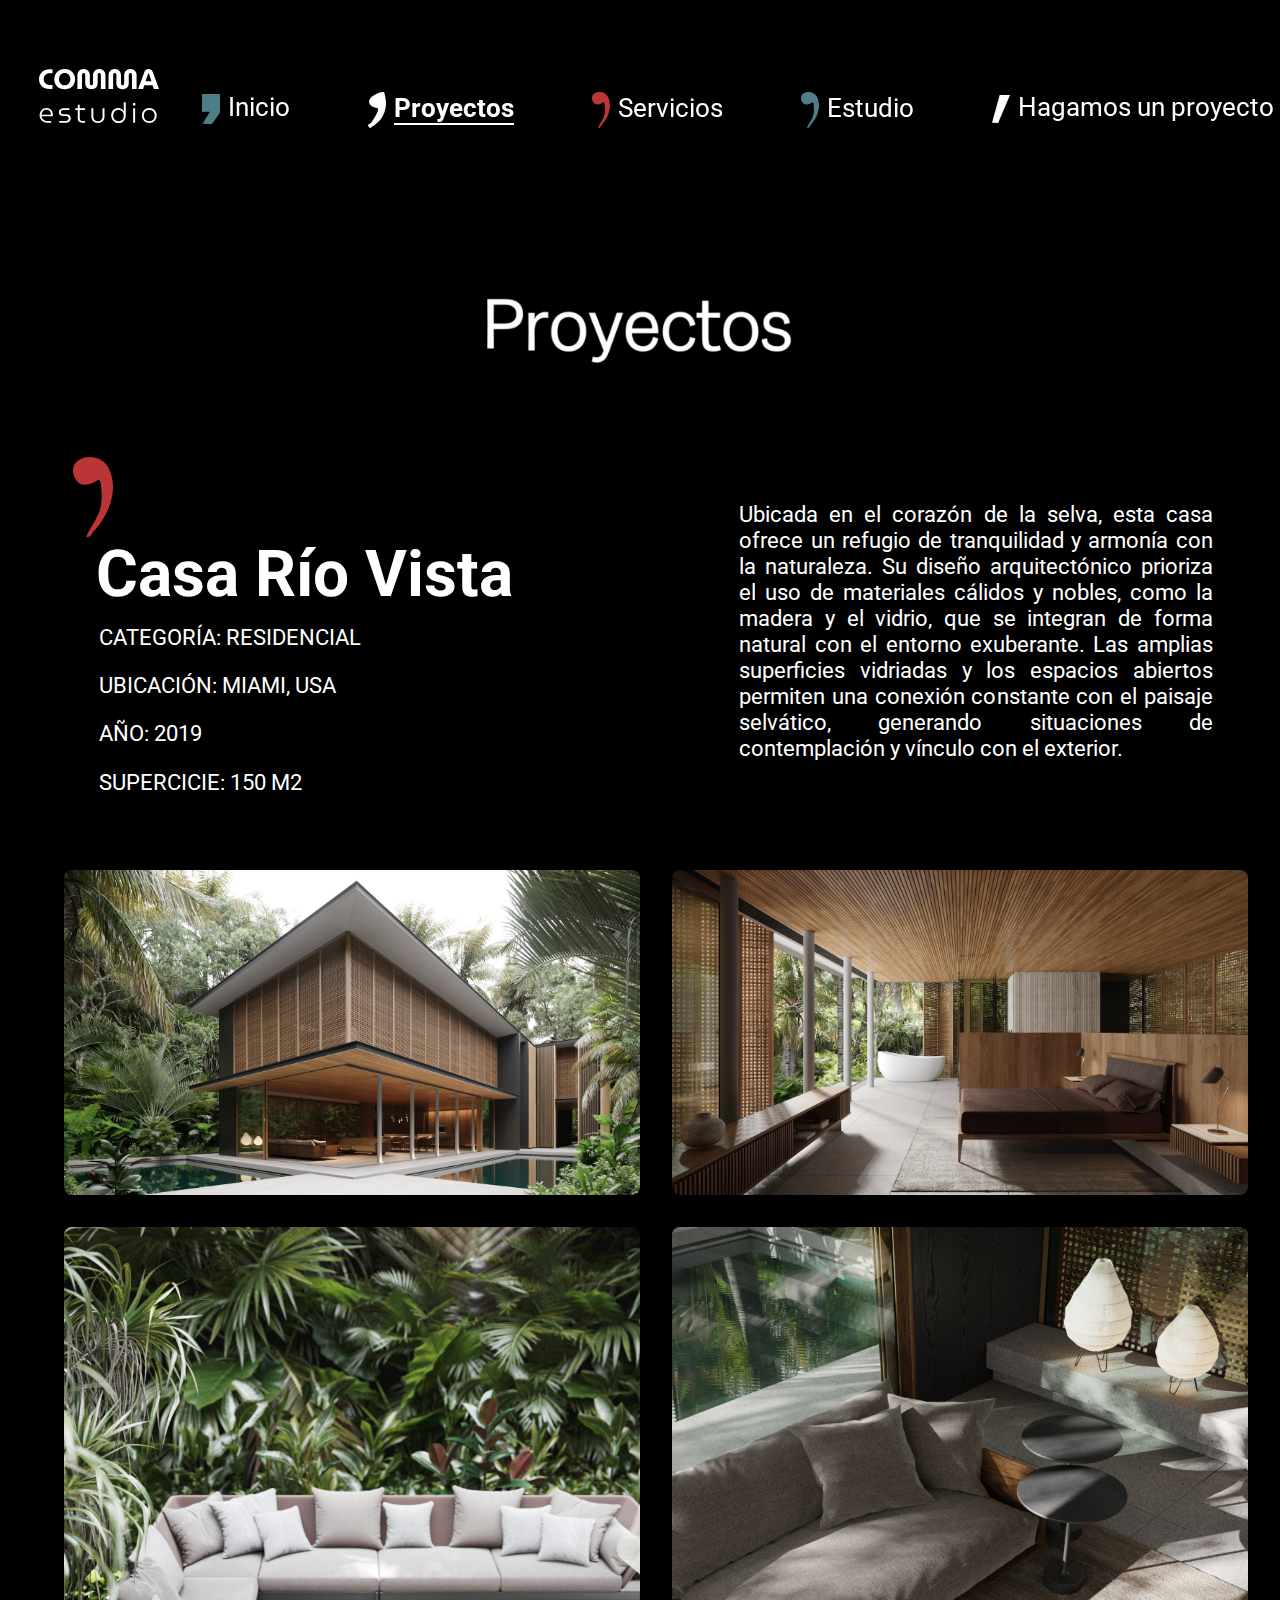
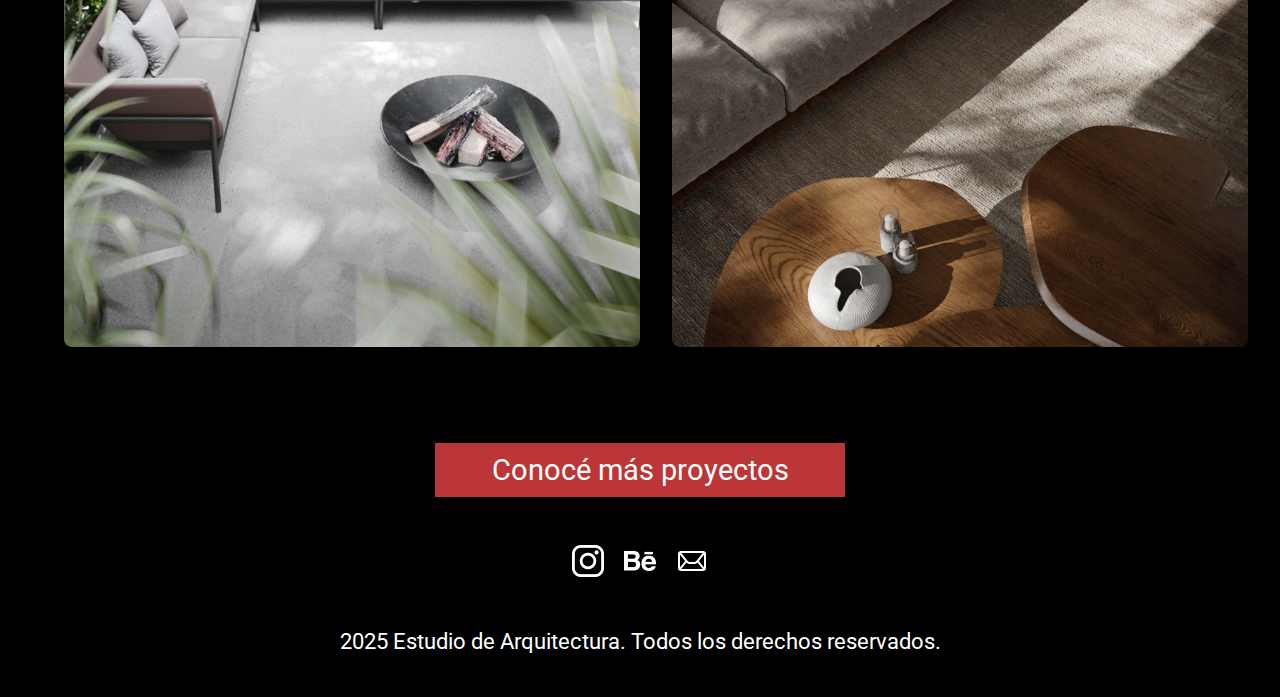
<file: casariovista.html>
<!DOCTYPE html>
<html lang="es">
    <head>
        <meta charset="UTF-8">
        <title>Nuestros proyectos</title>
        <link href="css/estilos.css" rel="stylesheet">
        <meta name="viewport" content="width=device-width, initial-scale=1, shrink-to-fit=no">
        
    </head>
    <body>
        <header>
            <div id="logo">
                <a href="index.html">
                    <img src="imagenes/logo.comma.svg" alt="Logo Comma Estudio">
                  </a>
            </div>
        
            <input type="checkbox" id="menu-toggle">
            <label for="menu-toggle" class="menu-icon"></label>
          
        <nav>
          <ul class="menu-list">
            <li><img src="imagenes/coma azul 1.svg" alt="coma" class="coma-menu"><a href="index.html">Inicio</a></li>
            <li><img src="imagenes/coma blanca 1.svg" alt="coma" class="coma-menu"><a href="proyectos.html" class="active">Proyectos</a></li>
            <li><img src="imagenes/coma bordo 1.svg" alt="coma" class="coma-menu"><a href="servicios.html">Servicios</a></li>
            <li><img src="imagenes/coma azul 2.svg" alt="coma" class="coma-menu"><a href="estudio.html">Estudio</a></li>
            <li><img src="imagenes/coma blanca 2.svg" alt="coma" class="coma-menu"><a href="hagamosunproyecto.html">Hagamos un proyecto</a></li>
            <li><img src="imagenes/coma bordo 2.svg" alt="coma" class="coma-menu"><a href="contacto.html">Contacto</a></li>
          </ul>
        </nav>
          </header>
<main>
            <div class="gif">
                <h2><a href="proyectos.html"><img src="imagenes/titutloproyectos.gif" alt=""></a></h2>
                </div>
                        <div class="griddedo"> <div>
            <figure><img src="imagenes/coma bordo 1.svg" alt=""></figure>
    <h1>Casa Río Vista</h1>
    <p>CATEGORÍA: RESIDENCIAL </p>
    <p>UBICACIÓN: MIAMI, USA</p>
    <p>AÑO: 2019</p>
    <P>SUPERCICIE: 150 M2 </P>
</div>
<div>
<p>Ubicada en el corazón de la selva, esta casa ofrece un refugio de tranquilidad y armonía con la naturaleza. Su diseño arquitectónico prioriza el uso de materiales cálidos y nobles, como la madera y el vidrio, que se integran de forma natural con el entorno exuberante. Las amplias superficies vidriadas y los espacios abiertos permiten una conexión constante con el paisaje selvático, generando situaciones de contemplación y vínculo con el exterior.
</p></div>
</div>
    <article>
          <div class="griddedo">
        <img src="imagenes/casario2.jpg" alt="Casa rio Vista">
                <img src="imagenes/casario4.JPG" alt="Casa rio Vista">
        <img src="imagenes/casario3.jpg" alt="Casa rio Vista">
        <img src="imagenes/casario5.jpg" alt="Casa rio Vista">
  </div>  </article>

    <div class="botonfinal">
        <h3><a href="proyectos.html">Conocé más proyectos</a></h3>
    </div>
</main>
<footer>
  <ul id="redes">
    <li>
      <a href="https://www.instagram.com/comma.estudio" target="_blank">
        <img src="imagenes/logotipo-de-instagram.png" alt="Instagram" class="icono-red"> 
      </a>
    </li>
    <li>
      <a href="https://www.behance.net/commaestudio" target="_blank">
        <img src="imagenes/behance.png" alt="Behance" class="icono-red"> 
      </a>
    </li>
    <li>
      <a href="mailto:commaestudio@gmail.com">
        <img src="imagenes/email.png" alt="Mail" class="icono-red"> 
      </a>
    </li>
  </ul>
  <p>2025 Estudio de Arquitectura. Todos los derechos reservados.</p>
</footer>
</file>
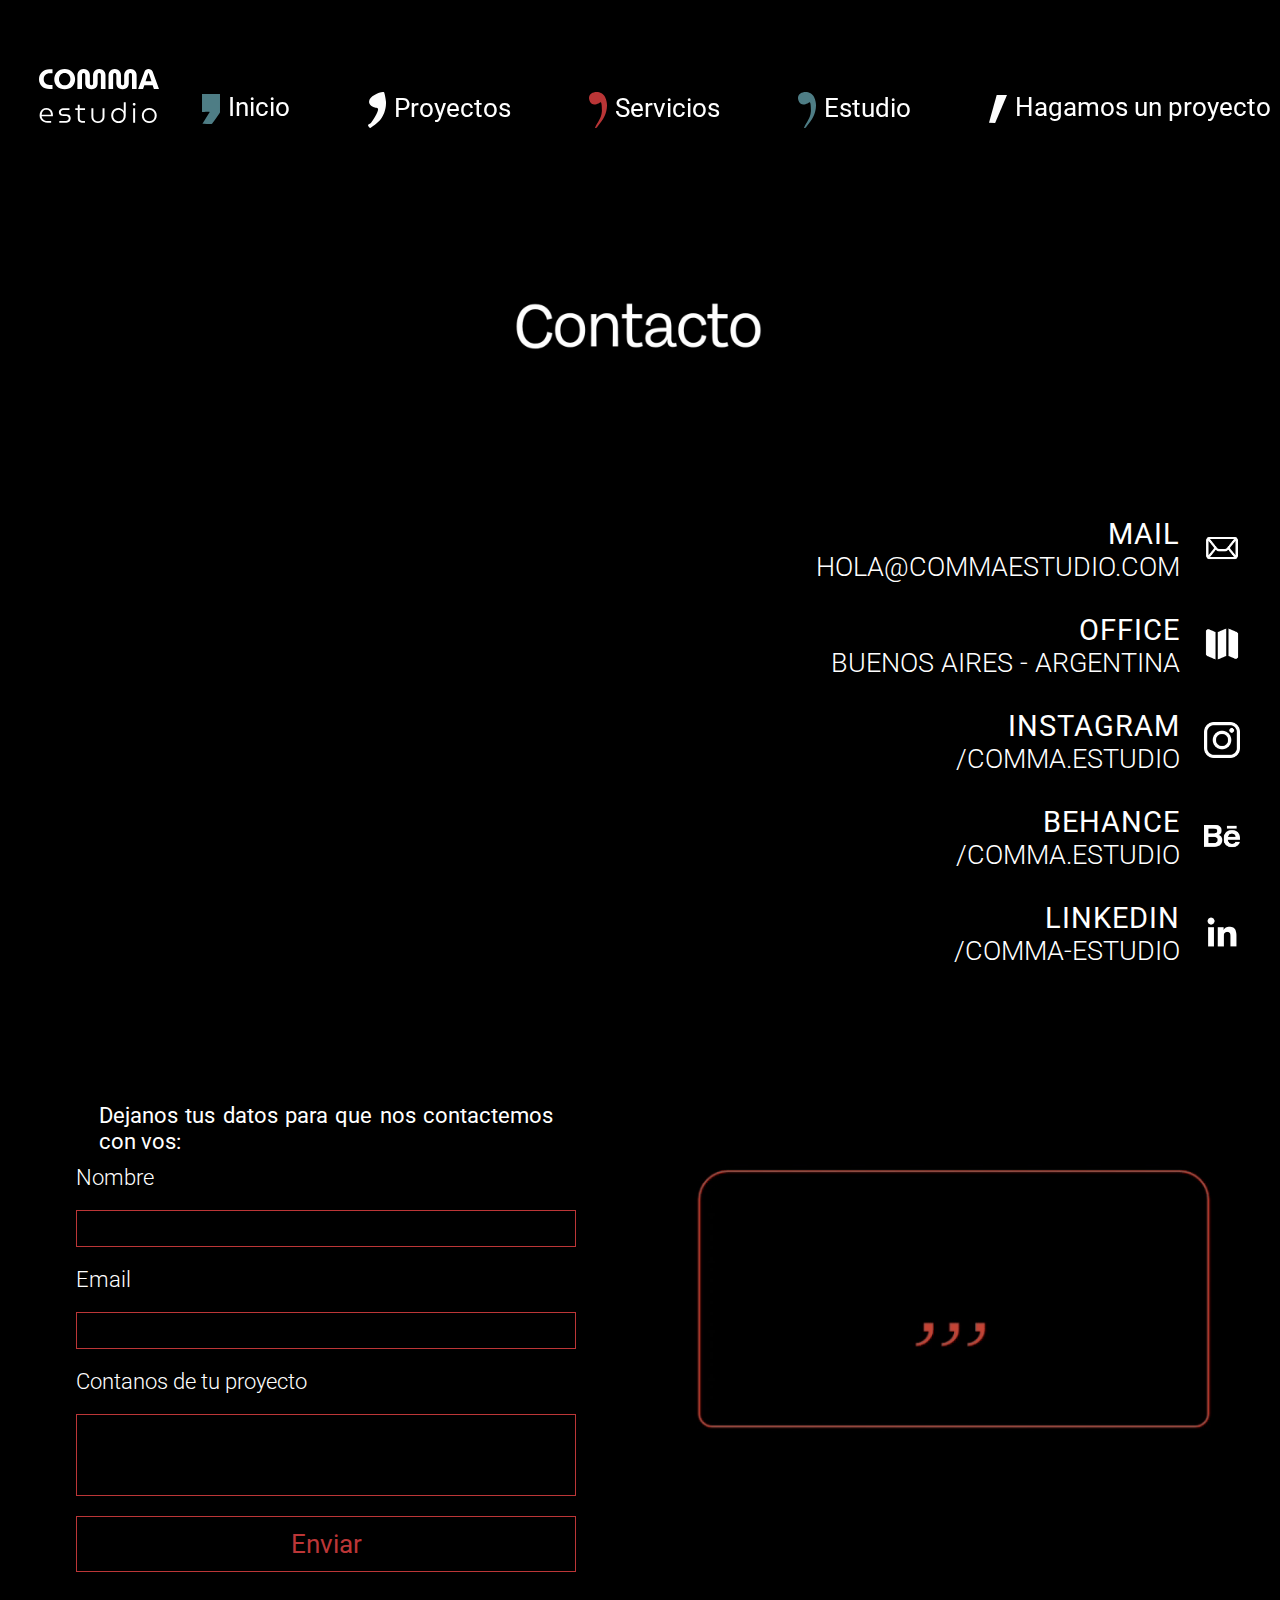
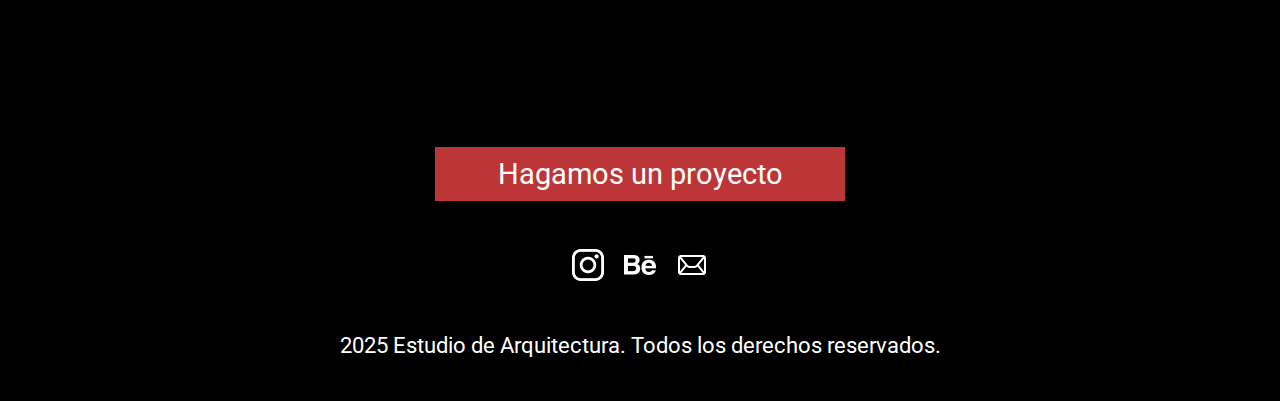
<file: contacto.html>
<!DOCTYPE html>
<html lang="es">
    <head>
        <meta charset="UTF-8">
        <title>Contacto</title>
        <link href="css/estilos.css" rel="stylesheet">
        <meta name="viewport" content="width=device-width, initial-scale=1, shrink-to-fit=no">
        
    </head>
    <body>
        <header>
            <div id="logo">
                <a href="index.html">
                    <img src="imagenes/logo.comma.svg" alt="Logo Comma Estudio">
                  </a>
            </div>
        
            <input type="checkbox" id="menu-toggle">
            <label for="menu-toggle" class="menu-icon"></label>
          
        <nav>
          <ul class="menu-list">
            <li><img src="imagenes/coma azul 1.svg" alt="coma" class="coma-menu"><a href="index.html">Inicio</a></li>
            <li><img src="imagenes/coma blanca 1.svg" alt="coma" class="coma-menu"><a href="proyectos.html">Proyectos</a></li>
            <li><img src="imagenes/coma bordo 1.svg" alt="coma" class="coma-menu"><a href="servicios.html">Servicios</a></li>
            <li><img src="imagenes/coma azul 2.svg" alt="coma" class="coma-menu"><a href="estudio.html">Estudio</a></li>
            <li><img src="imagenes/coma blanca 2.svg" alt="coma" class="coma-menu"><a href="hagamosunproyecto.html">Hagamos un proyecto</a></li>
            <li><img src="imagenes/coma bordo 2.svg" alt="coma" class="coma-menu"><a href="contacto.html" class="active">Contacto</a></li>
          </ul>
        </nav>
          </header>
          <main>
            <div class="gif">
                <h2><a href="contacto.html"><img src="imagenes/tituloscontacto.gif" alt=""></a></h2>
                </div>
          <section class="contacto">
  <div class="contacto-item">
    <div class="texto">
      <p class="label">MAIL</p>
      <p class="info">HOLA@COMMAESTUDIO.COM</p>
    </div>
    <div class="icono">
      <img src="imagenes/email.png" alt="Ícono mail">
    </div>
  </div>
  <div class="contacto-item">
    <div class="texto">
      <p class="label">OFFICE</p>
      <p class="info">BUENOS AIRES - ARGENTINA</p>
    </div>
    <div class="icono">
      <img src="imagenes/mapa.png" alt="mapa">
    </div>
  </div>
  <div class="contacto-item">
    <div class="texto">
      <p class="label">INSTAGRAM</p>
      <p class="info">/COMMA.ESTUDIO</p>
    </div>
    <div class="icono">
      <img src="imagenes/logotipo-de-instagram.png" alt="instagram">
    </div>
  </div>
  <div class="contacto-item">
    <div class="texto">
      <p class="label">BEHANCE</p>
      <p class="info">/COMMA.ESTUDIO</p>
    </div>
    <div class="icono">
      <img src="imagenes/behance.png" alt="behance">
    </div>
  </div>
  <div class="contacto-item">
    <div class="texto">
      <p class="label">LINKEDIN</p>
      <p class="info">/COMMA-ESTUDIO</p>
    </div>
    <div class="icono">
      <img src="imagenes/linkedin.png" alt="linkedin">
    </div>
  </div>
</section>      
 <article>
            <div>
<div class="formulario-grid">
  <div class="lado-formulario">
              <p>Dejanos tus datos para que nos contactemos
                  con vos:</p>
                  <form class="formulario">
                    <label for="nombre">Nombre</label>
                    <input type="text" id="nombre" name="nombre">
                  
                    <label for="email">Email</label>
                    <input type="email" id="email" name="email">
                  
                    <label for="mensaje">Contanos de tu proyecto</label>
                    <textarea id="mensaje" name="mensaje" rows="4"></textarea>
                  
                    <button type="submit">Enviar</button>
                  </form>
                  </div>
                  <div class="lado-gif">
    <img src="imagenes/gifdecorativo5.gif" alt="Gif decorativo">
  </div>

                </div>
            </article>
                <div class="botonfinal">
                    <h3><a href="hagamosunproyecto.html">Hagamos un proyecto</a></h3>
                </div>
          </main>
          <footer>
            <ul id="redes">
              <li>
                <a href="https://www.instagram.com/comma.estudio" target="_blank">
                  <img src="imagenes/logotipo-de-instagram.png" alt="Instagram" class="icono-red"> 
                </a>
              </li>
              <li>
                <a href="https://www.behance.net/commaestudio" target="_blank">
                  <img src="imagenes/behance.png" alt="Behance" class="icono-red"> 
                </a>
              </li>
              <li>
                <a href="mailto:commaestudio@gmail.com">
                  <img src="imagenes/email.png" alt="Mail" class="icono-red"> 
                </a>
              </li>
            </ul>
            <p>2025 Estudio de Arquitectura. Todos los derechos reservados.</p>
          </footer>
</file>
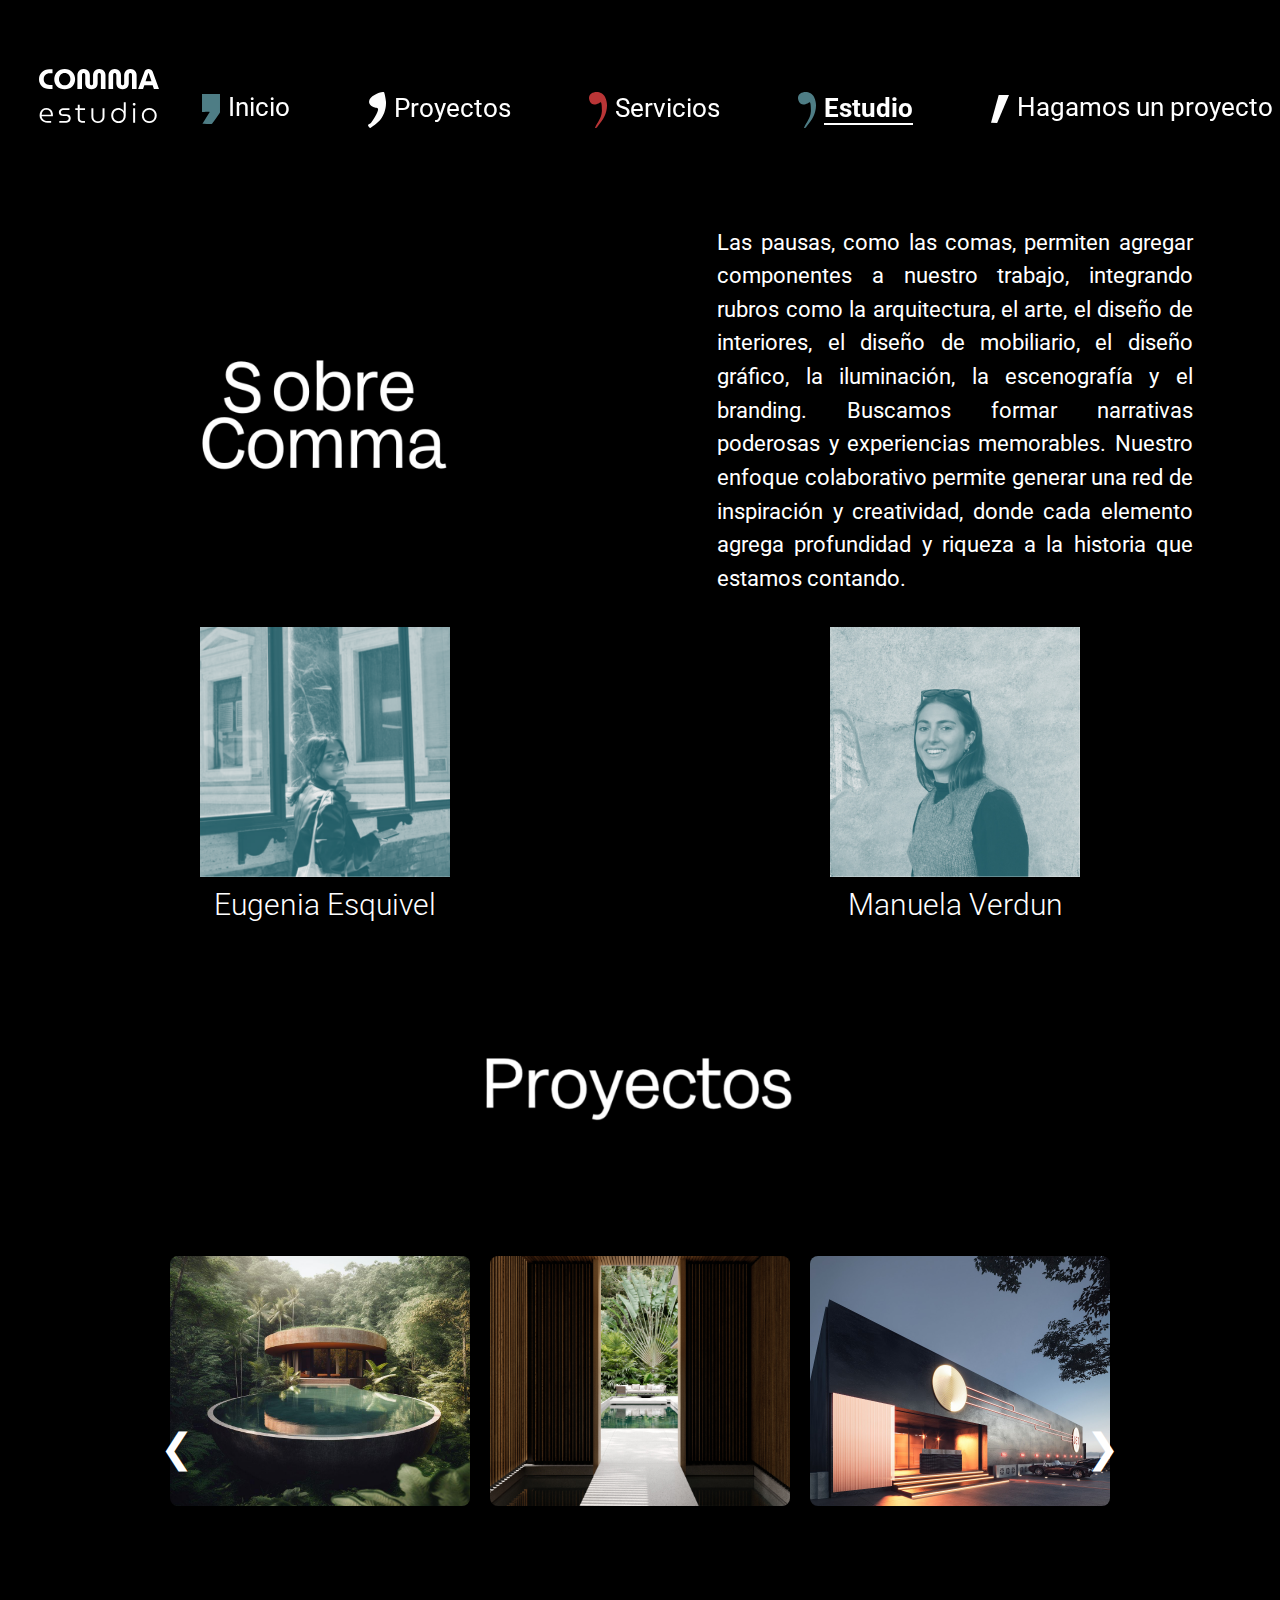
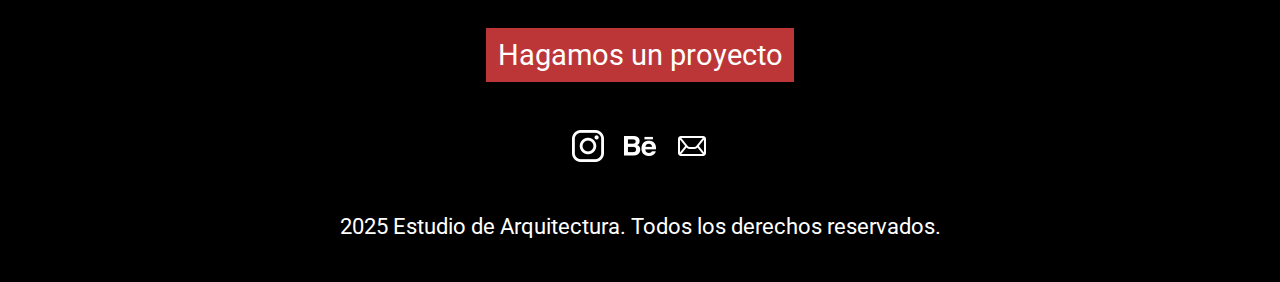
<file: estudio.html>
<!DOCTYPE html>
<html lang="es">
    <head>
        <meta charset="UTF-8">
        <title>Estudio</title>
        <link href="css/estilos.css" rel="stylesheet">
        <meta name="viewport" content="width=device-width, initial-scale=1, shrink-to-fit=no">
    </head>
    <body>
        <header>
            <div id="logo">
                <a href="index.html">
                    <img src="imagenes/logo.comma.svg" alt="Logo Comma Estudio">
                  </a>
            </div>
        
            <input type="checkbox" id="menu-toggle">
            <label for="menu-toggle" class="menu-icon"></label>
          
        <nav>
          <ul class="menu-list">
            <li><img src="imagenes/coma azul 1.svg" alt="coma" class="coma-menu"><a href="index.html">Inicio</a></li>
            <li><img src="imagenes/coma blanca 1.svg" alt="coma" class="coma-menu"><a href="proyectos.html">Proyectos</a></li>
            <li><img src="imagenes/coma bordo 1.svg" alt="coma" class="coma-menu"><a href="servicios.html">Servicios</a></li>
            <li><img src="imagenes/coma azul 2.svg" alt="coma" class="coma-menu"><a href="estudio.html" class="active">Estudio</a></li>
            <li><img src="imagenes/coma blanca 2.svg" alt="coma" class="coma-menu"><a href="hagamosunproyecto.html">Hagamos un proyecto</a></li>
            <li><img src="imagenes/coma bordo 2.svg" alt="coma" class="coma-menu"><a href="contacto.html">Contacto</a></li>
          </ul>
        </nav>
          </header>
<main>
  </div>
  <section class="griddedos">
            <div class="gif">
                <h2><a href="Estudio.html"><img src="imagenes/titulossobrecomma.gif" alt=""></a></h2>
                </div>
                <div class="texto">
<p>Las pausas, como las comas, permiten agregar componentes a nuestro trabajo, integrando rubros como la arquitectura, el arte, el diseño de interiores, el diseño de mobiliario, el diseño gráfico, la iluminación, la escenografía y el branding. 
    Buscamos formar narrativas poderosas y experiencias memorables. Nuestro enfoque colaborativo permite generar una red de inspiración y creatividad, donde cada elemento agrega profundidad y riqueza a la historia que estamos contando.</p>
</div>
<div class="estudio">
  <figure>
     <a href="https://www.instagram.com/eugeniaesquivel?igsh=cGl6b2Q2eDZmdnQ5"><img src="imagenes/eugeniaesquivel.png" alt="Eugenia Esquivel"></a>
  </figure>
  <figcaption>
    <a href="https://www.instagram.com/eugeniaesquivel?igsh=cGl6b2Q2eDZmdnQ5">Eugenia Esquivel</a>
  </figcaption>
</div>
<div class="estudio">
  <figure>
        <a href="https://www.instagram.com/manuelaverdun?igsh=MXU4OGxrNzUxbnFibQ=="><img src="imagenes/manuelaverdun.png" alt="Manuela Verdun"></a>
  </figure>
  <figcaption>
    <a href="https://www.instagram.com/manuelaverdun?igsh=MXU4OGxrNzUxbnFibQ==">Manuela Verdun</a>
  </figcaption>
</div>
</section>
            <div class="gif">
                <h2><a href="proyectos.html"><img src="imagenes/titutloproyectos.gif" alt=""></a></h2>
                </div>

  <div class="carrusel-radio">

    <!--Carrusel -->
    <input type="radio" name="carousel" id="slide1" checked>
    <input type="radio" name="carousel" id="slide2">
    <input type="radio" name="carousel" id="slide3">
    <input type="radio" name="carousel" id="slide4">
    <input type="radio" name="carousel" id="slide5">
    <input type="radio" name="carousel" id="slide6">

    <div class="slides">
      <article class="seccionproyectos" id="card1">
        <a href="onamuhoteliguazu.html"><img src="imagenes/onamu_hotel.png" alt="ONAMU HOTEL IGUAZÚ"></a>
        <h3><a href="onamuhoteliguazu.html">ONAMU HOTEL IGUAZÚ</a></h3>
      </article>
      <article class="seccionproyectos" id="card2">
        <a href="casariovista.html"><img src="imagenes/casa_rio.png" alt="CASA RIO VISTA"></a>
        <h3><a href="casariovista.html">CASA RIO VISTA</a></h3>
      </article>
      <article class="seccionproyectos" id="card3">
        <a href="jetnightclub.html"><img src="imagenes/jet.png" alt="JET NIGHT CLUB"></a>
        <h3><a href="jetnightclub.html">JET NIGHT CLUB</a></h3>
      </article>
      <article class="seccionproyectos" id="card4">
        <a href="rareapparel.html"><img src="imagenes/rareapparel.png" alt="rareapparel"></a>
        <h3><a href="rareapparel.html">RARE APPAREL</a></h3>
      </article>
      <article class="seccionproyectos" id="card5">
        <a href="nucoffee.html"><img src="imagenes/nucoffee.png" alt="nucoffee"></a>
        <h3><a href="nucoffee.html">NU COFFEE</a></h3>
      </article>
      <article class="seccionproyectos" id="card6">
        <a href="tokyo.html"><img src="imagenes/tokyo1.jpg" alt="COSTANERACLUB"></a>
        <h3><a href="tokyo.html">TOKYO NIGHTCLUB</a></h3>
      </article>
    </div>


<div class="controls">

  <label for="slide6" class="control prev">&#10094;</label>
  <label for="slide2" class="control next">&#10095;</label>


  <label for="slide1" class="control prev">&#10094;</label>
  <label for="slide3" class="control next">&#10095;</label>


  <label for="slide2" class="control prev">&#10094;</label>
  <label for="slide4" class="control next">&#10095;</label>


  <label for="slide3" class="control prev">&#10094;</label>
  <label for="slide5" class="control next">&#10095;</label>

  <label for="slide4" class="control prev">&#10094;</label>
  <label for="slide6" class="control next">&#10095;</label>

  <label for="slide5" class="control prev">&#10094;</label>
  <label for="slide1" class="control next">&#10095;</label>
</div>
       <div class="botonfinal">
        <h3><a href="hagamosunproyecto.html">Hagamos un proyecto</a></h3>
    </div>
</main>
<footer>
  <ul id="redes">
    <li>
      <a href="https://www.instagram.com/comma.estudio" target="_blank">
        <img src="imagenes/logotipo-de-instagram.png" alt="Instagram" class="icono-red"> 
      </a>
    </li>
    <li>
      <a href="https://www.behance.net/commaestudio" target="_blank">
        <img src="imagenes/behance.png" alt="Behance" class="icono-red"> 
      </a>
    </li>
    <li>
      <a href="mailto:commaestudio@gmail.com">
        <img src="imagenes/email.png" alt="Mail" class="icono-red"> 
      </a>
    </li>
  </ul>
  <p>2025 Estudio de Arquitectura. Todos los derechos reservados.</p>
</footer>
</file>
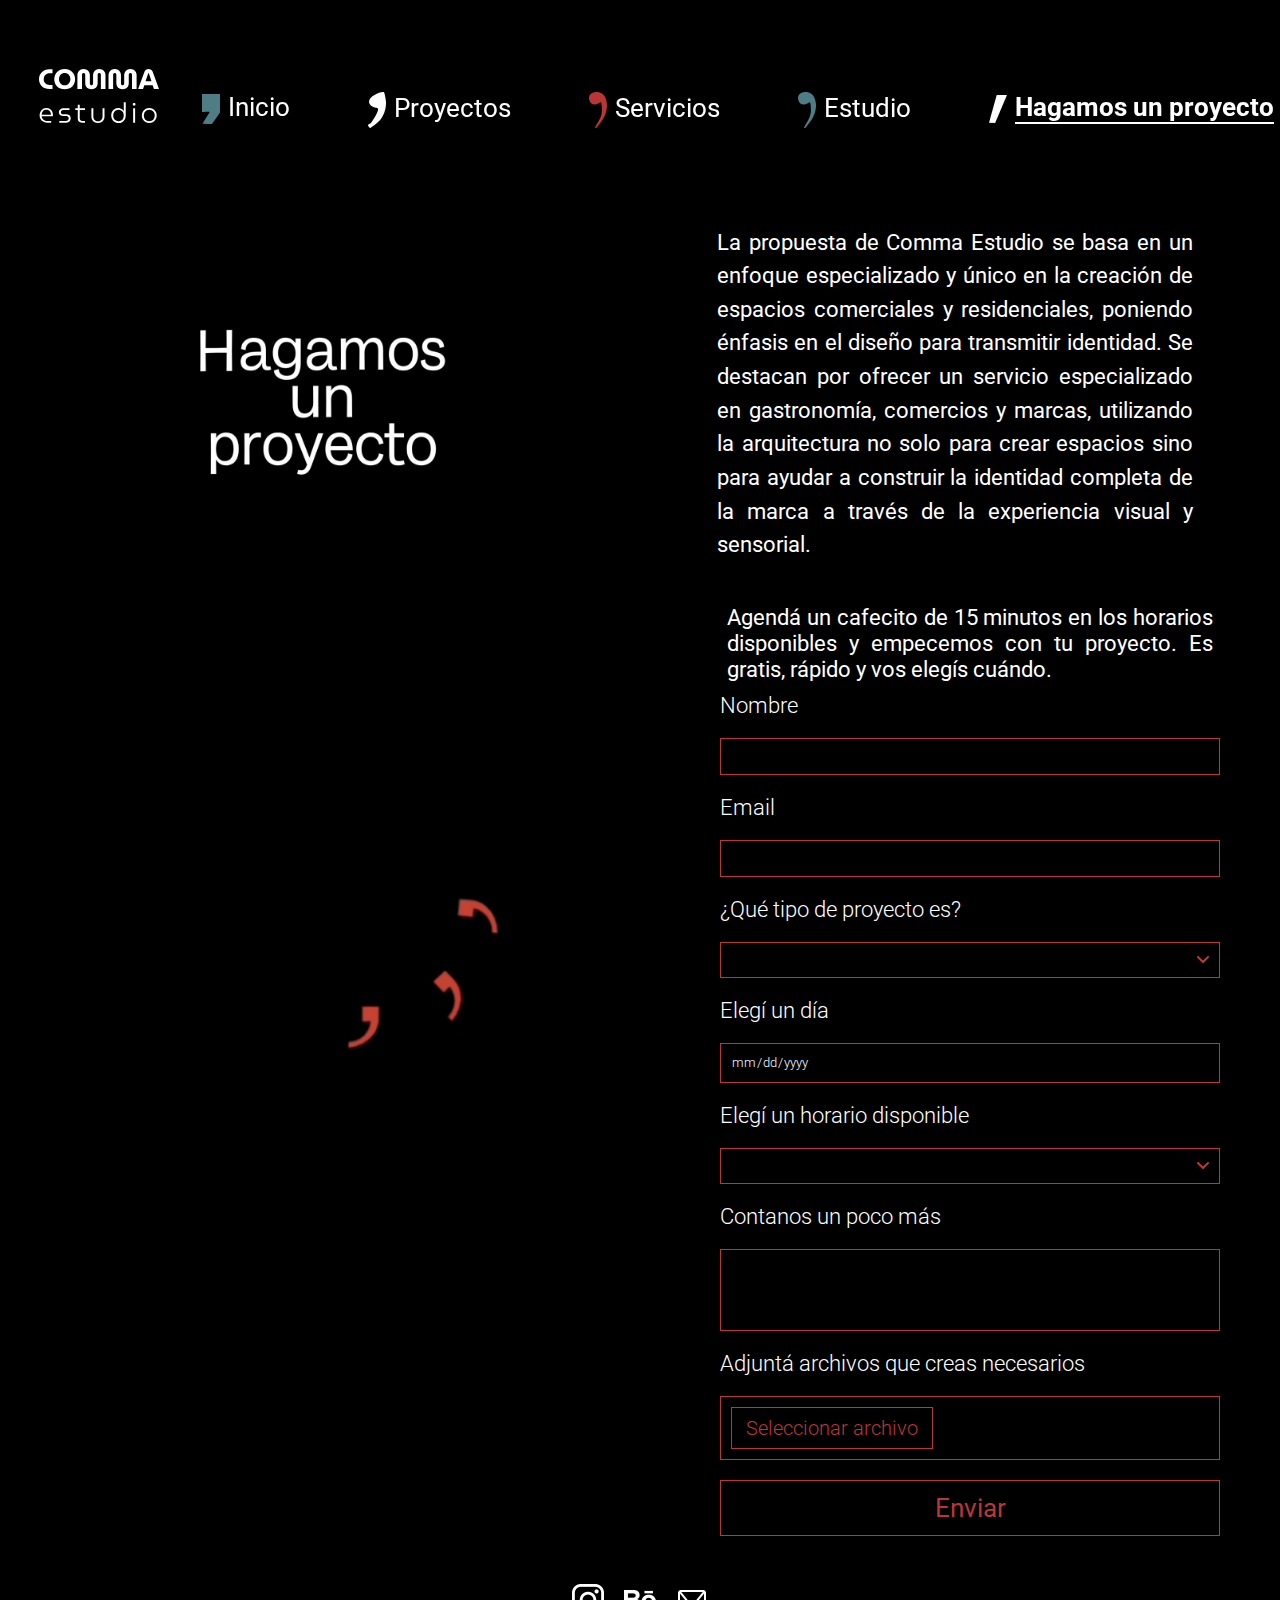
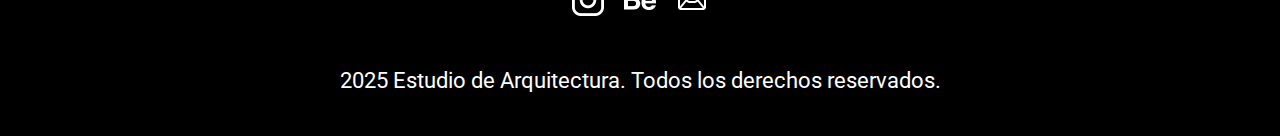
<file: hagamosunproyecto.html>
<!DOCTYPE html>
<html lang="es">
    <head>
        <meta charset="UTF-8">
        <title>Hagamos un proyecto</title>
        <link href="css/estilos.css" rel="stylesheet">
        <meta name="viewport" content="width=device-width, initial-scale=1, shrink-to-fit=no">
    </head>
    <body>
        <header>
            <div id="logo">
                <a href="index.html">
                    <img src="imagenes/logo.comma.svg" alt="Logo Comma Estudio">
                  </a>
            </div>
        
            <input type="checkbox" id="menu-toggle">
            <label for="menu-toggle" class="menu-icon"></label>
          
        <nav>
          <ul class="menu-list">
            <li><img src="imagenes/coma azul 1.svg" alt="coma" class="coma-menu"><a href="index.html">Inicio</a></li>
            <li><img src="imagenes/coma blanca 1.svg" alt="coma" class="coma-menu"><a href="proyectos.html">Proyectos</a></li>
            <li><img src="imagenes/coma bordo 1.svg" alt="coma" class="coma-menu"><a href="servicios.html">Servicios</a></li>
            <li><img src="imagenes/coma azul 2.svg" alt="coma" class="coma-menu"><a href="estudio.html">Estudio</a></li>
            <li><img src="imagenes/coma blanca 2.svg" alt="coma" class="coma-menu"><a href="hagamosunproyecto.html" class="active">Hagamos un proyecto</a></li>
            <li><img src="imagenes/coma bordo 2.svg" alt="coma" class="coma-menu"><a href="contacto.html">Contacto</a></li>
          </ul>
        </nav>
          </header>
          <main>

<div class="griddedos">
  <div class="gif">
    <h2>
      <a href="hagamosunproyecto.html">
        <img src="imagenes/tituloshagamosun.gif" alt="">
      </a>
    </h2>
  </div>
  <div class="texto">
    <p>
      La propuesta de Comma Estudio se basa en un enfoque especializado y único en la creación de espacios comerciales y residenciales, poniendo énfasis en el diseño para transmitir identidad. Se destacan por ofrecer un servicio especializado en gastronomía, comercios y marcas, utilizando la arquitectura no solo para crear espacios sino para ayudar a construir la identidad completa de la marca a través de la experiencia visual y sensorial.
    </p>
  </div>
</div>
  <div class="formulario-grid">
      <div class="lado-gif">
    <img src="imagenes/gifdecorativo4.gif" alt="Gif decorativo">
  </div>
    <div class="lado-formulario">
  <div><p>
        Agendá un cafecito de 15 minutos en los horarios
        disponibles y empecemos con tu proyecto.
        Es gratis, rápido y vos elegís cuándo.
        </p></div>
  <form class="formulario">
      <label for="nombre">Nombre</label>
      <input type="text" id="nombre" name="nombre">
    
      <label for="email">Email</label>
      <input type="email" id="email" name="email">
    
      <label for="tipo">¿Qué tipo de proyecto es?</label>
      <select id="tipo" name="tipo">
        <option value="residencial">Residencial</option>
        <option value="comercial">Comercial</option>
        <option value="marca">Manual de marca</option>
      </select>
    
      <label for="fecha">Elegí un día</label>
      <input type="date" id="fecha" name="fecha">
    
      <label for="hora">Elegí un horario disponible</label>
      <select id="hora" name="hora">
        <option value="12">12:00</option>
        <option value="13">13:00</option>
        <option value="14">14:00</option>
        <option value="15">15:00</option>
      </select>
    
      <label for="mensaje">Contanos un poco más</label>
      <textarea id="mensaje" name="mensaje" rows="4"></textarea>
    
      <label for="archivo">Adjuntá archivos que creas necesarios</label>
      <input type="file" id="archivo" name="archivo">
      
    
      <button type="submit">Enviar</button>
    </form>
  </div>
</div>

          </main>
          <footer>
            <ul id="redes">
              <li>
                <a href="https://www.instagram.com/comma.estudio" target="_blank">
                  <img src="imagenes/logotipo-de-instagram.png" alt="Instagram" class="icono-red"> 
                </a>
              </li>
              <li>
                <a href="https://www.behance.net/commaestudio" target="_blank">
                  <img src="imagenes/behance.png" alt="Behance" class="icono-red"> 
                </a>
              </li>
              <li>
                <a href="mailto:commaestudio@gmail.com">
                  <img src="imagenes/email.png" alt="Mail" class="icono-red"> 
                </a>
              </li>
            </ul>
            <p>2025 Estudio de Arquitectura. Todos los derechos reservados.</p>
          </footer>
    </body>
</html>
</file>
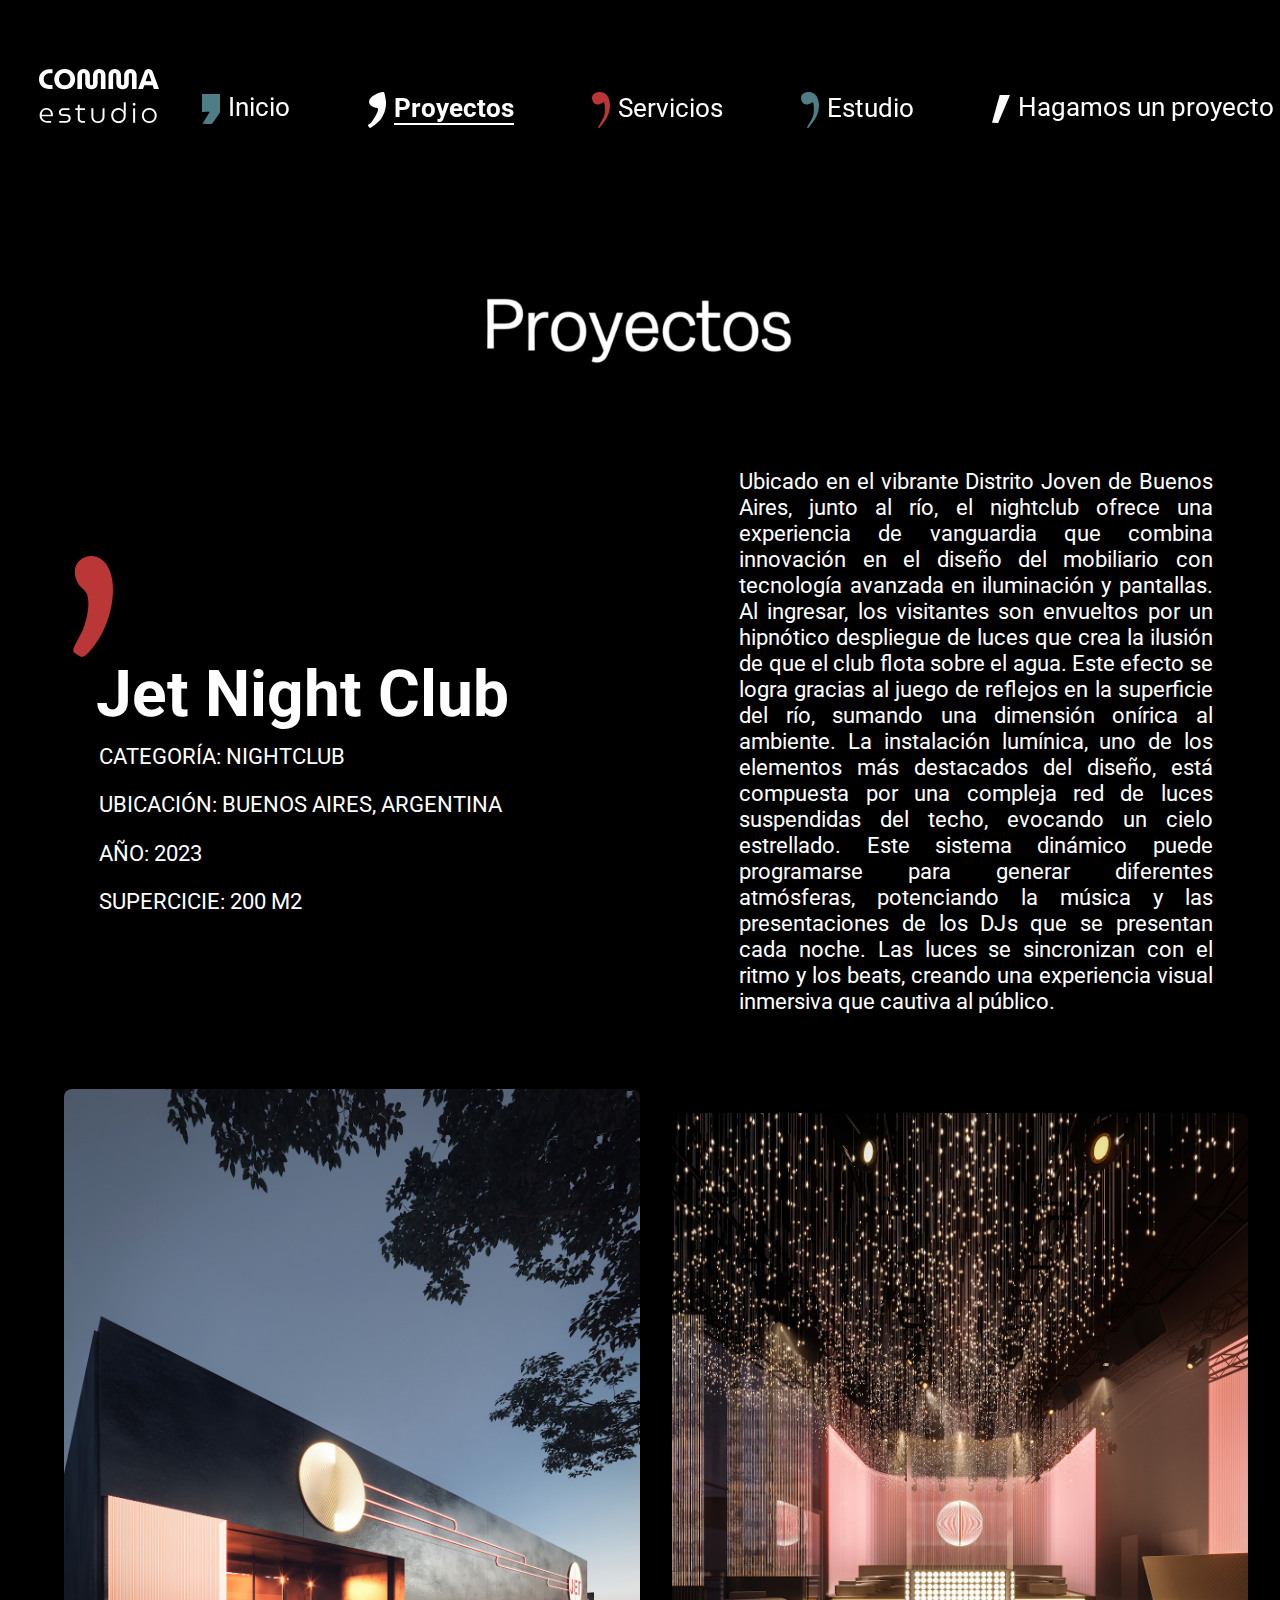
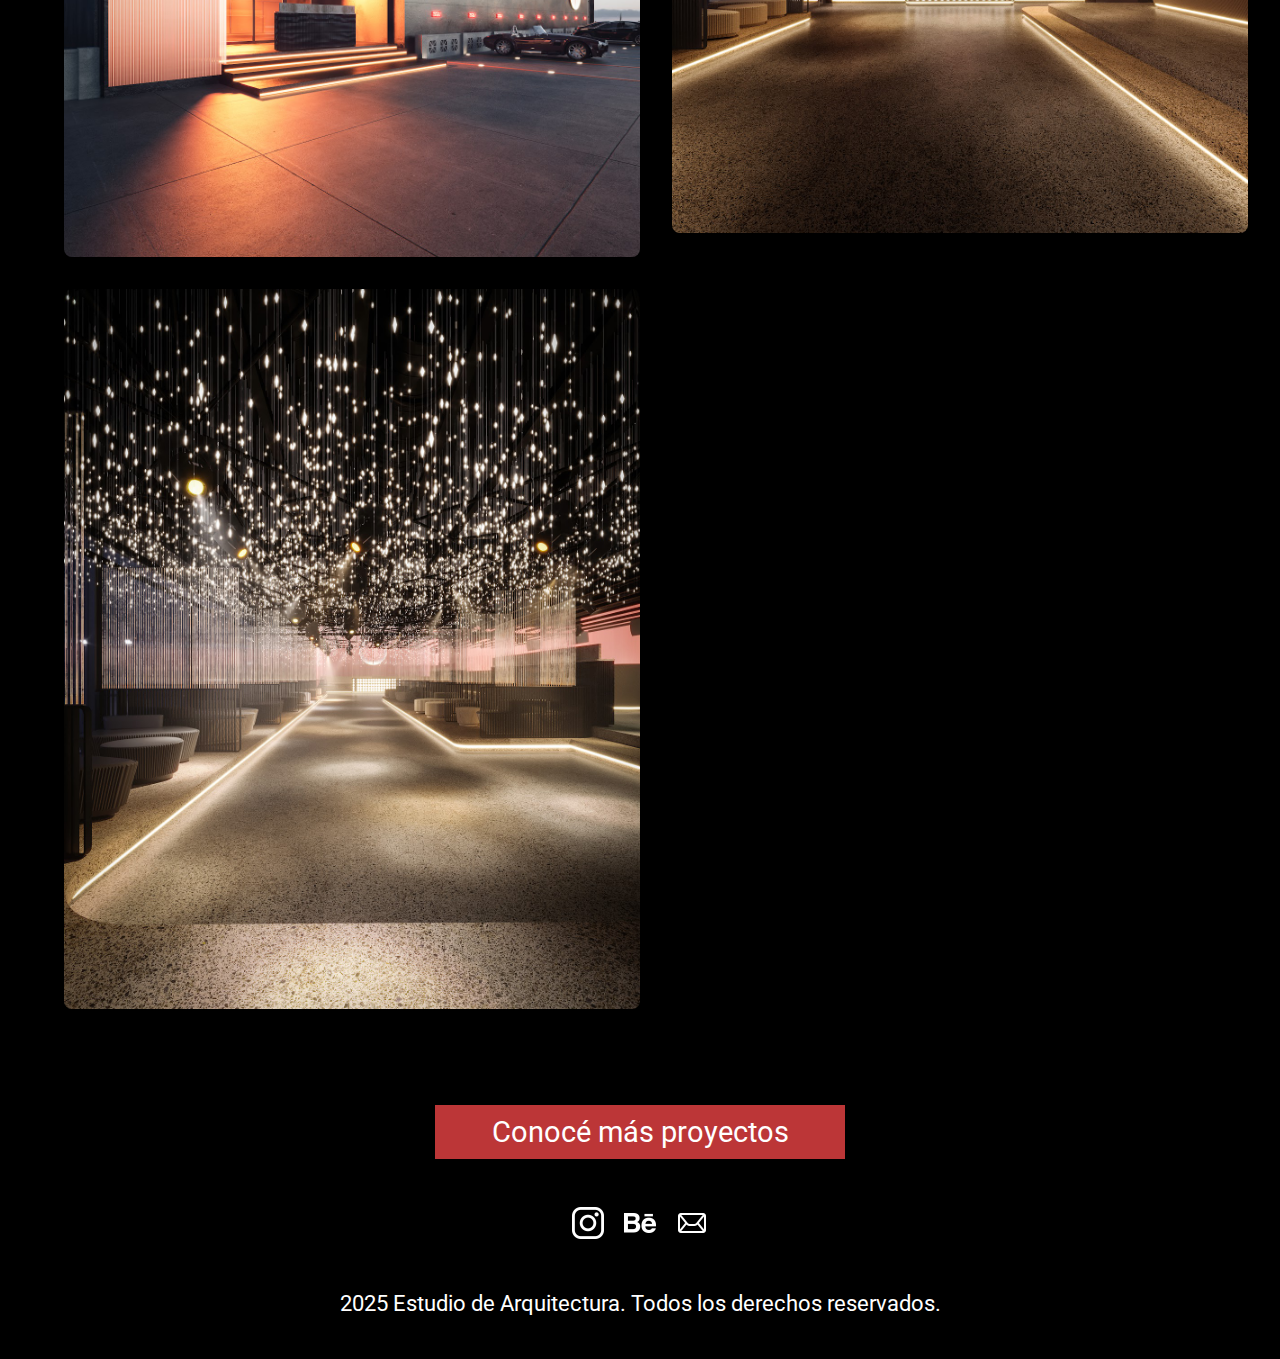
<file: jetnightclub.html>
<!DOCTYPE html>
<html lang="es">
    <head>
        <meta charset="UTF-8">
        <title>Nuestros proyectos</title>
        <link href="css/estilos.css" rel="stylesheet">
        <meta name="viewport" content="width=device-width, initial-scale=1, shrink-to-fit=no">
        
    </head>
    <body>
        <header>
            <div id="logo">
                <a href="index.html">
                    <img src="imagenes/logo.comma.svg" alt="Logo Comma Estudio">
                  </a>
            </div>
        
            <input type="checkbox" id="menu-toggle">
            <label for="menu-toggle" class="menu-icon"></label>
          
        <nav>
          <ul class="menu-list">
            <li><img src="imagenes/coma azul 1.svg" alt="coma" class="coma-menu"><a href="index.html">Inicio</a></li>
            <li><img src="imagenes/coma blanca 1.svg" alt="coma" class="coma-menu"><a href="proyectos.html" class="active">Proyectos</a></li>
            <li><img src="imagenes/coma bordo 1.svg" alt="coma" class="coma-menu"><a href="servicios.html">Servicios</a></li>
            <li><img src="imagenes/coma azul 2.svg" alt="coma" class="coma-menu"><a href="estudio.html">Estudio</a></li>
            <li><img src="imagenes/coma blanca 2.svg" alt="coma" class="coma-menu"><a href="hagamosunproyecto.html">Hagamos un proyecto</a></li>
            <li><img src="imagenes/coma bordo 2.svg" alt="coma" class="coma-menu"><a href="contacto.html">Contacto</a></li>
          </ul>
        </nav>
          </header>

          <main>
            <div class="gif">
                <h2><a href="proyectos.html"><img src="imagenes/titutloproyectos.gif" alt=""></a></h2>
                </div>
                        <div class="griddedo"> <div>
                    <figure><img src="imagenes/coma bordo 3.svg" alt=""></figure>
            <h1>Jet Night Club</h1>

            <p>CATEGORÍA: NIGHTCLUB </p>
            <p>UBICACIÓN: BUENOS AIRES, ARGENTINA</p>
            <p>AÑO: 2023</p>
            <P>SUPERCICIE: 200 M2 </P>         </div>
            <p>Ubicado en el vibrante Distrito Joven de Buenos Aires, junto al río, el nightclub ofrece una experiencia de vanguardia que combina innovación en el diseño del mobiliario con tecnología avanzada en iluminación y pantallas.

                Al ingresar, los visitantes son envueltos por un hipnótico despliegue de luces que crea la ilusión de que el club flota sobre el agua. Este efecto se logra gracias al juego de reflejos en la superficie del río, sumando una dimensión onírica al ambiente.
                
                La instalación lumínica, uno de los elementos más destacados del diseño, está compuesta por una compleja red de luces suspendidas del techo, evocando un cielo estrellado. Este sistema dinámico puede programarse para generar diferentes atmósferas, potenciando la música y las presentaciones de los DJs que se presentan cada noche. Las luces se sincronizan con el ritmo y los beats, creando una experiencia visual inmersiva que cautiva al público.</p>
        </div>
            <article>
                        <div class="griddedo">
                            <img src="imagenes/jet.png" alt="Jet">
                            <img src="imagenes/jetclub2.jpg" alt="jet">
                            <img src="imagenes/jetclub4.jpg" alt="jet">
                        </div>
            </article>
            <div class="botonfinal">
                <h3><a href="proyectos.html">Conocé más proyectos</a></h3>
            </div>
        </main>
        <footer>
          <ul id="redes">
            <li>
              <a href="https://www.instagram.com/comma.estudio" target="_blank">
                <img src="imagenes/logotipo-de-instagram.png" alt="Instagram" class="icono-red"> 
              </a>
            </li>
            <li>
              <a href="https://www.behance.net/commaestudio" target="_blank">
                <img src="imagenes/behance.png" alt="Behance" class="icono-red"> 
              </a>
            </li>
            <li>
              <a href="mailto:commaestudio@gmail.com">
                <img src="imagenes/email.png" alt="Mail" class="icono-red"> 
              </a>
            </li>
          </ul>
          <p>2025 Estudio de Arquitectura. Todos los derechos reservados.</p>
        </footer>
</file>
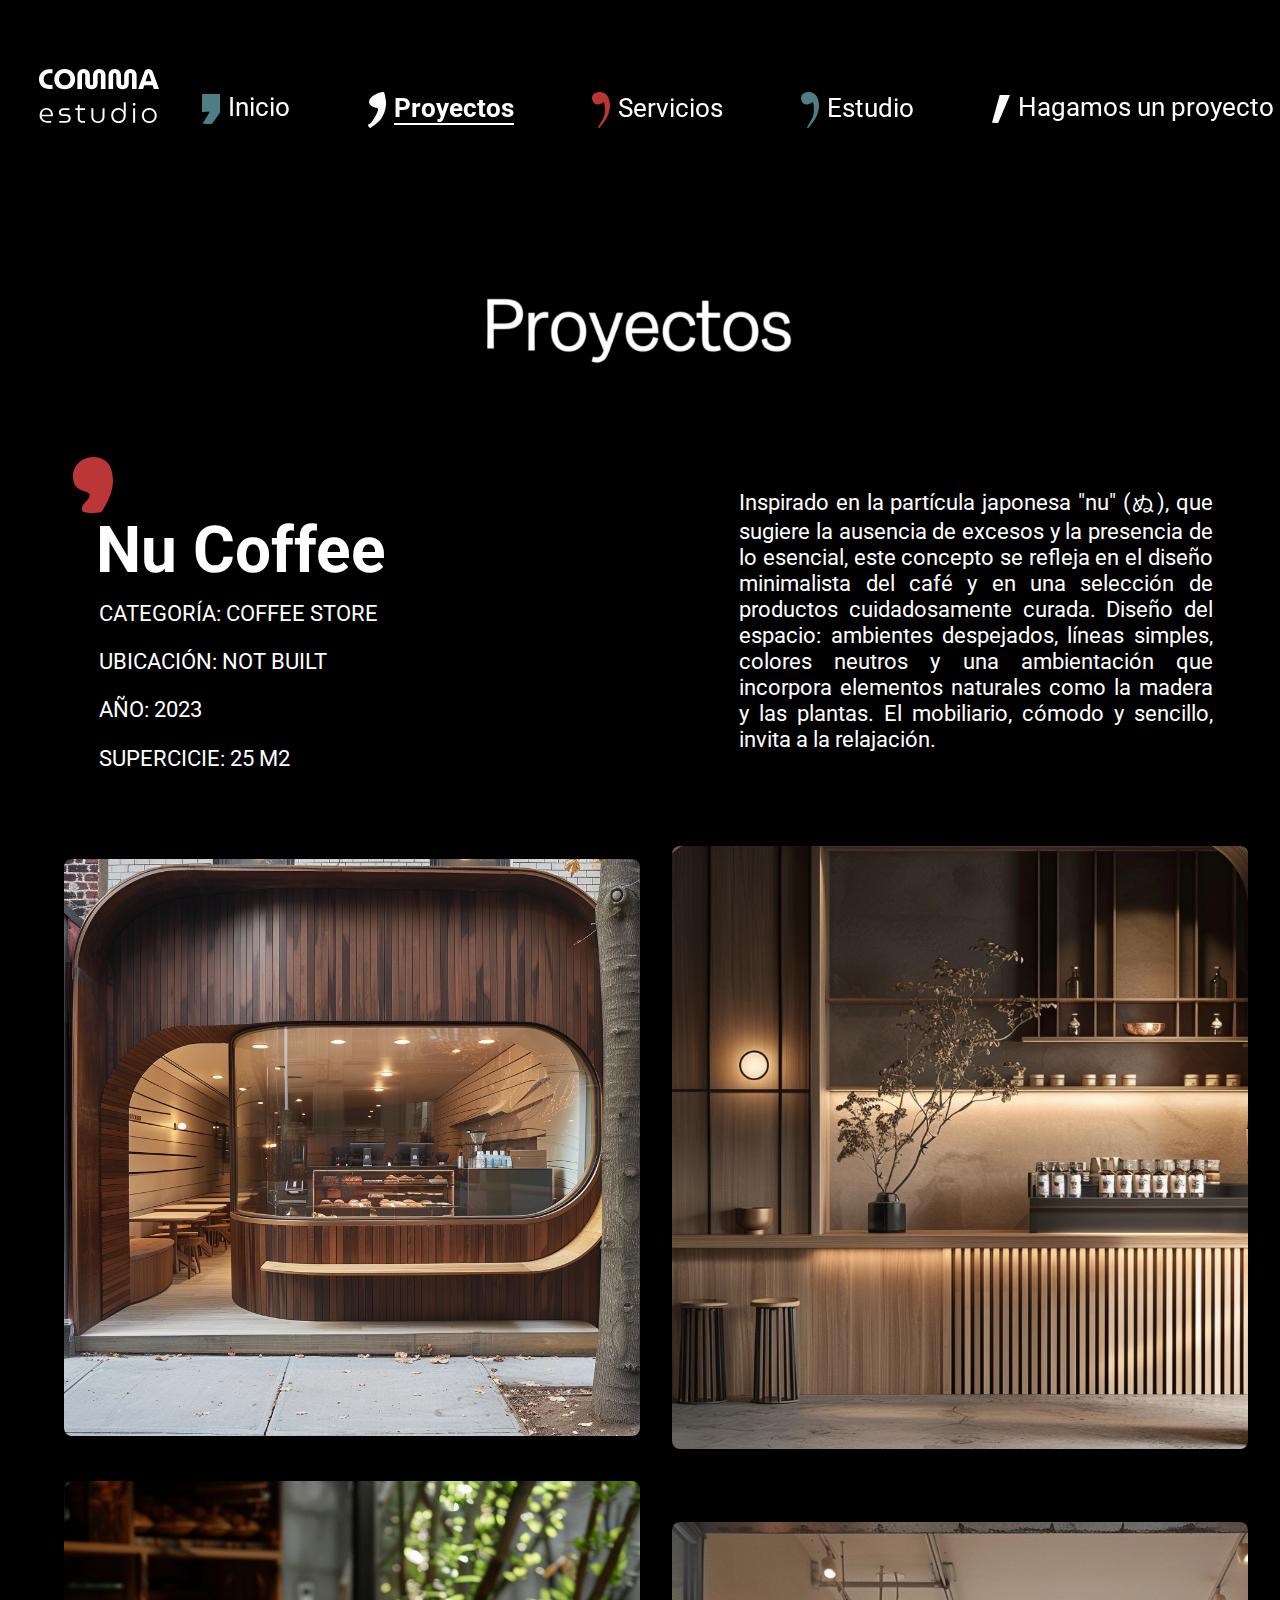
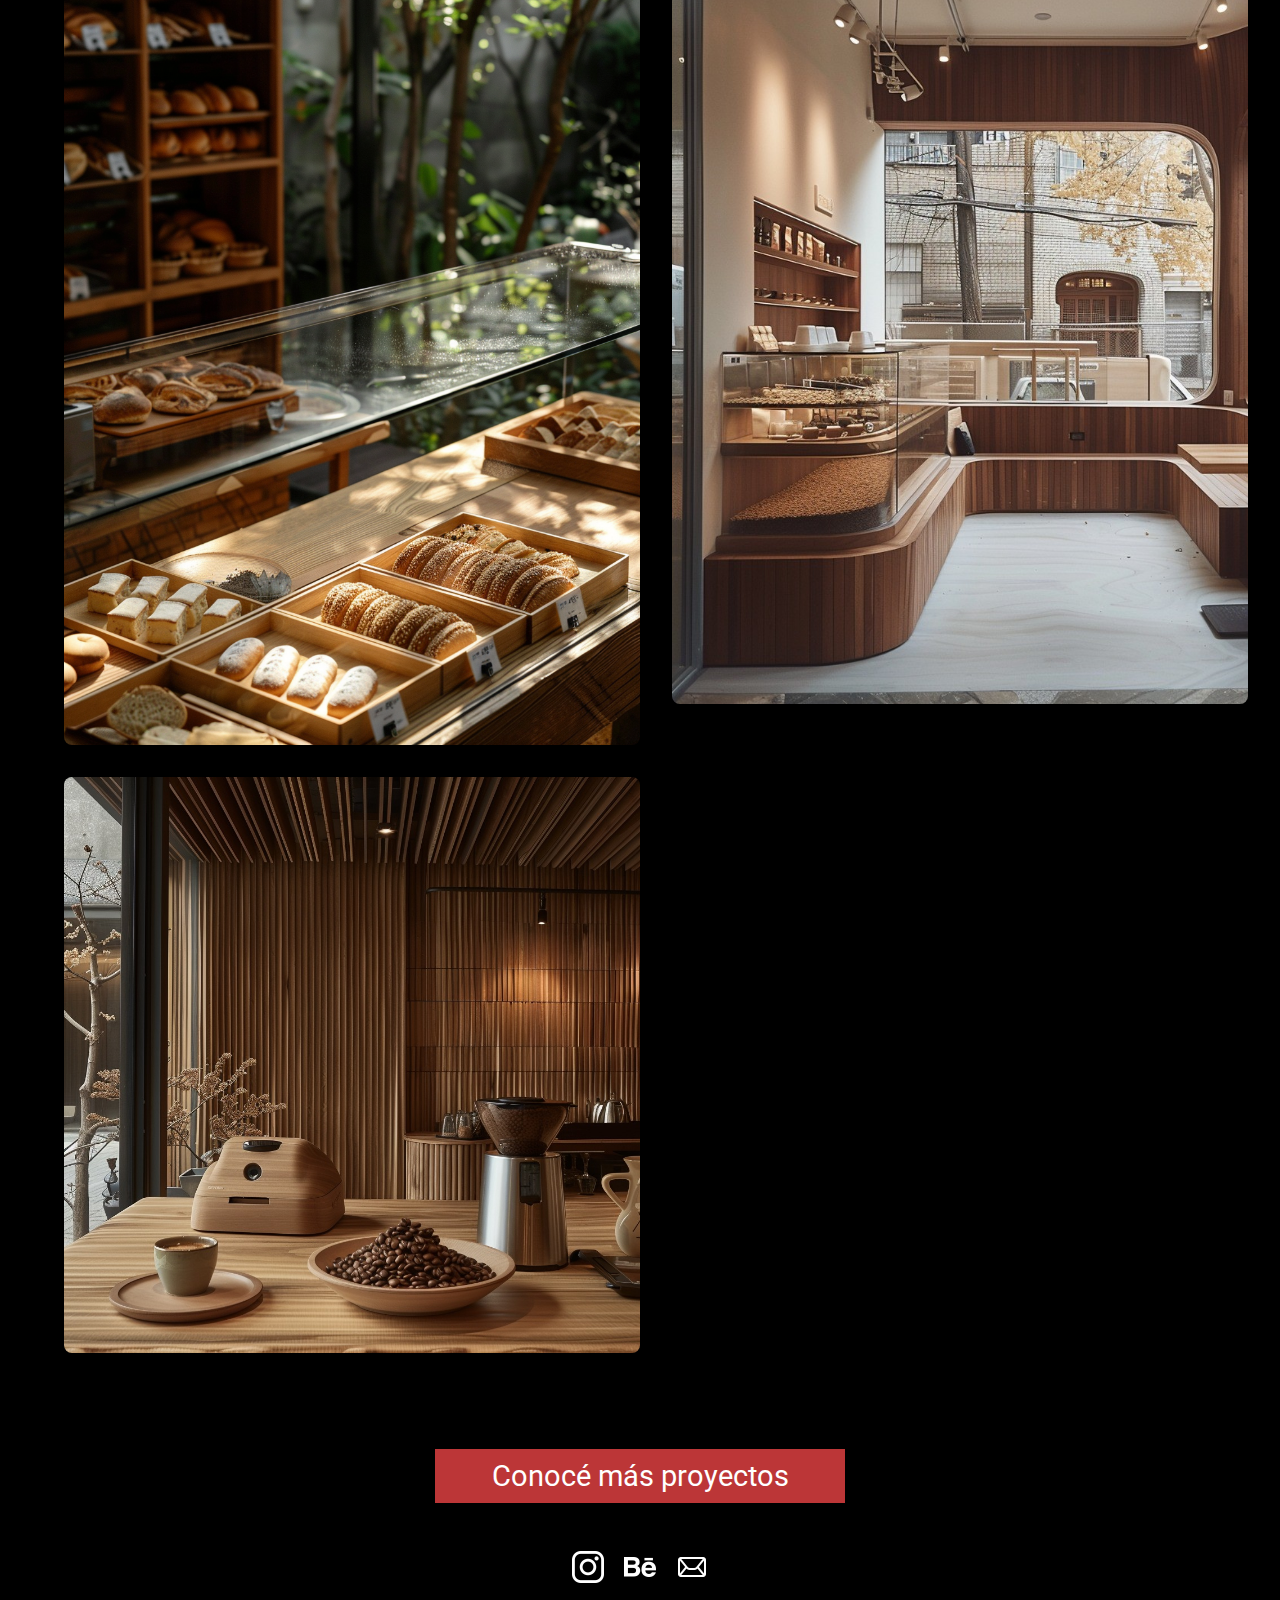
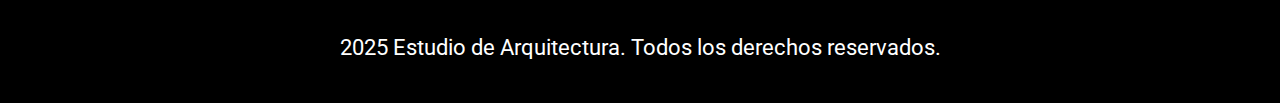
<file: nucoffee.html>
<!DOCTYPE html>
<html lang="es">
    <head>
        <meta charset="UTF-8">
        <title>Nuestros proyectos</title>
        <link href="css/estilos.css" rel="stylesheet">
        <meta name="viewport" content="width=device-width, initial-scale=1, shrink-to-fit=no">
        
    </head>
    <body>
        <header>
            <div id="logo">
                <a href="index.html">
                    <img src="imagenes/logo.comma.svg" alt="Logo Comma Estudio">
                  </a>
            </div>
        
            <input type="checkbox" id="menu-toggle">
            <label for="menu-toggle" class="menu-icon"></label>
          
        <nav>
          <ul class="menu-list">
            <li><img src="imagenes/coma azul 1.svg" alt="coma" class="coma-menu"><a href="index.html">Inicio</a></li>
            <li><img src="imagenes/coma blanca 1.svg" alt="coma" class="coma-menu"><a href="proyectos.html" class="active">Proyectos</a></li>
            <li><img src="imagenes/coma bordo 1.svg" alt="coma" class="coma-menu"><a href="servicios.html">Servicios</a></li>
            <li><img src="imagenes/coma azul 2.svg" alt="coma" class="coma-menu"><a href="estudio.html">Estudio</a></li>
            <li><img src="imagenes/coma blanca 2.svg" alt="coma" class="coma-menu"><a href="hagamosunproyecto.html">Hagamos un proyecto</a></li>
            <li><img src="imagenes/coma bordo 2.svg" alt="coma" class="coma-menu"><a href="contacto.html">Contacto</a></li>
          </ul>
        </nav>
          </header>
          <main>
            <div class="gif">
                <h2><a href="proyectos.html"><img src="imagenes/titutloproyectos.gif" alt=""></a></h2>
                </div>
                <div class="griddedo"><div>
                    <figure><img src="imagenes/coma bordo 4.svg" alt=""></figure>
            <h1>Nu Coffee</h1>
            <p>CATEGORÍA: COFFEE STORE </p>
            <p>UBICACIÓN: NOT BUILT</p>
            <p>AÑO: 2023</p>
            <P>SUPERCICIE: 25 M2 </P>
</div>
            <p>Inspirado en la partícula japonesa "nu" (ぬ), que sugiere la ausencia de excesos y la presencia de lo esencial, este concepto se refleja en el diseño minimalista del café y en una selección de productos cuidadosamente curada.

                Diseño del espacio: ambientes despejados, líneas simples, colores neutros y una ambientación que incorpora elementos naturales como la madera y las plantas. El mobiliario, cómodo y sencillo, invita a la relajación.
                
                </p>
        </div>
            <article>
                <div class="griddedo">
                    <img src="imagenes/nucoffee.png" alt="nucoffee">
                    <img src="imagenes/nucoffee1.png" alt="nucoffee">
                    <img src="imagenes/nucoffee4.png" alt="nucoffee">
                    <img src="imagenes/nucoffee3.png" alt="nucoffee">
                    <img src="imagenes/nucoffee2.png" alt="nucoffee">
                </div>
            </article>
            <div class="botonfinal">
                <h3><a href="proyectos.html">Conocé más proyectos</a></h3>
            </div>
        </main>
        <footer>
          <ul id="redes">
            <li>
              <a href="https://www.instagram.com/comma.estudio" target="_blank">
                <img src="imagenes/logotipo-de-instagram.png" alt="Instagram" class="icono-red"> 
              </a>
            </li>
            <li>
              <a href="https://www.behance.net/commaestudio" target="_blank">
                <img src="imagenes/behance.png" alt="Behance" class="icono-red"> 
              </a>
            </li>
            <li>
              <a href="mailto:commaestudio@gmail.com">
                <img src="imagenes/email.png" alt="Mail" class="icono-red"> 
              </a>
            </li>
          </ul>
          <p>2025 Estudio de Arquitectura. Todos los derechos reservados.</p>
        </footer>
</file>
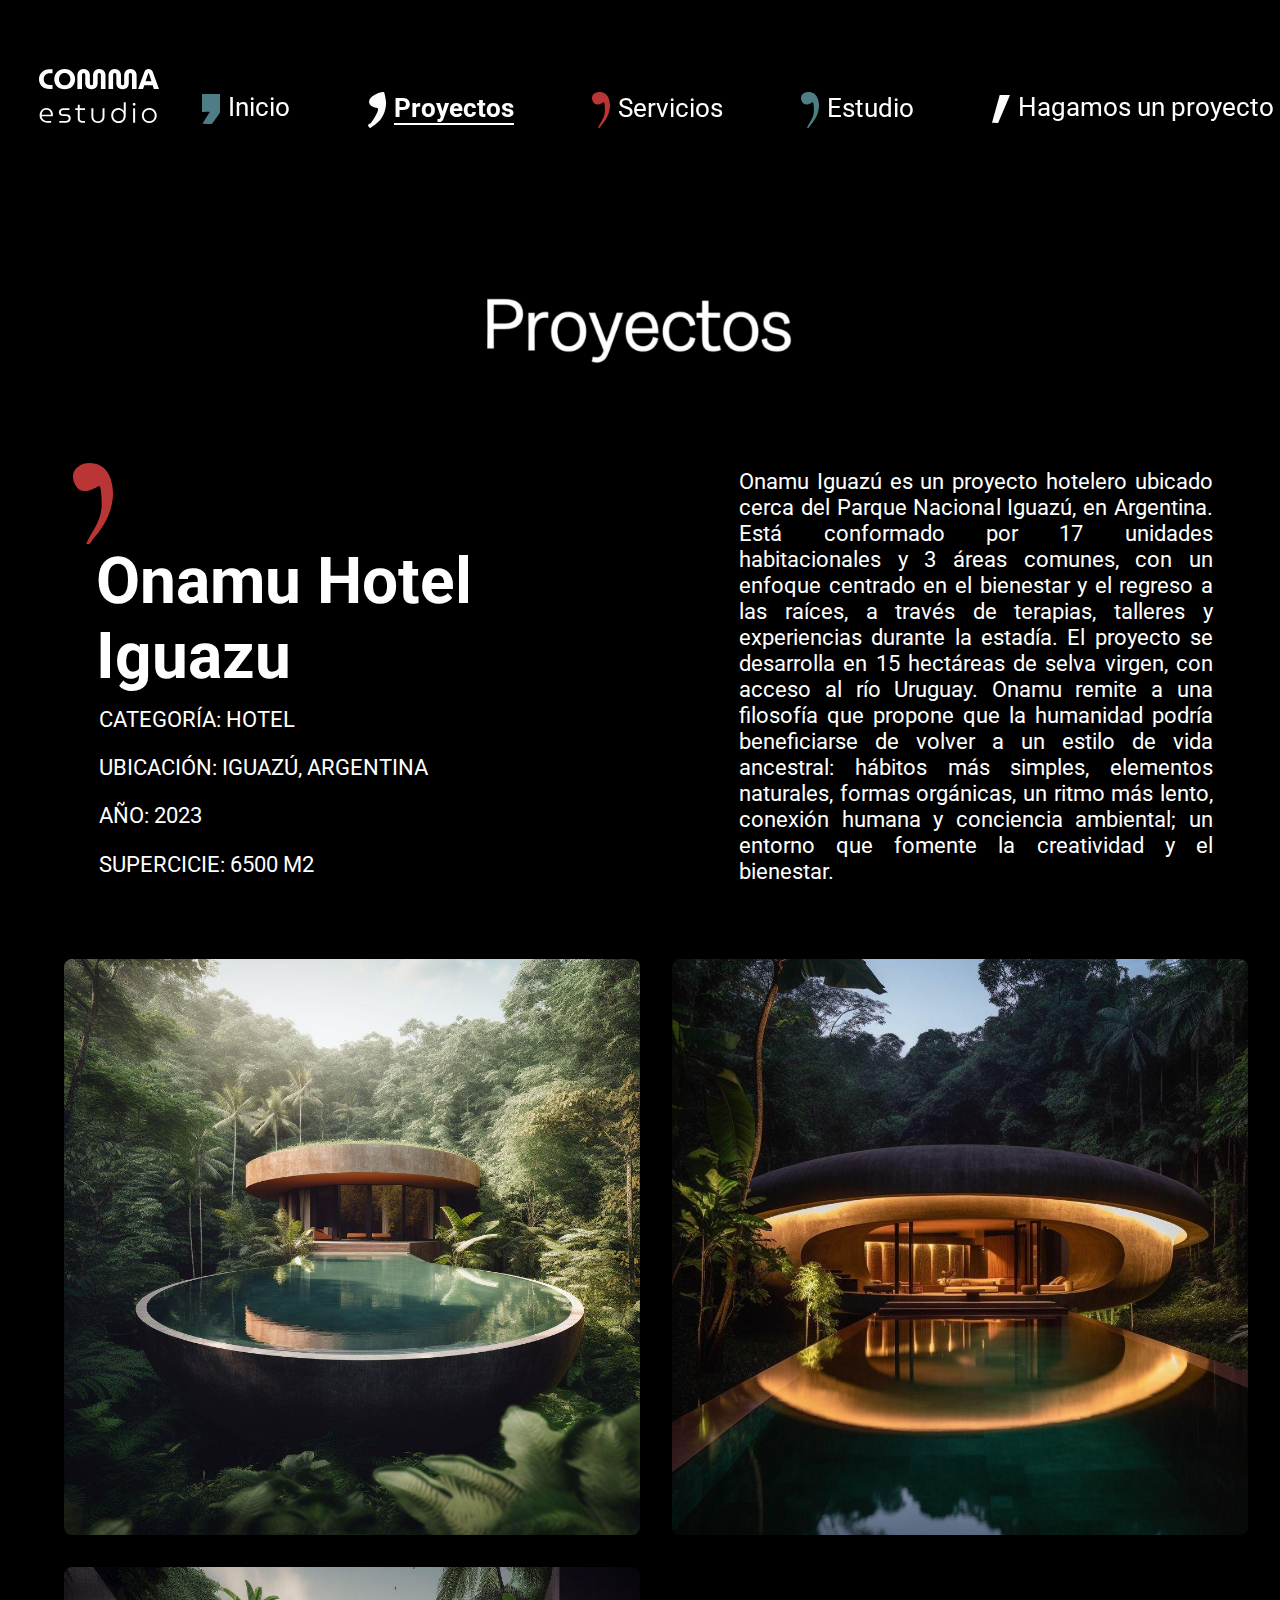
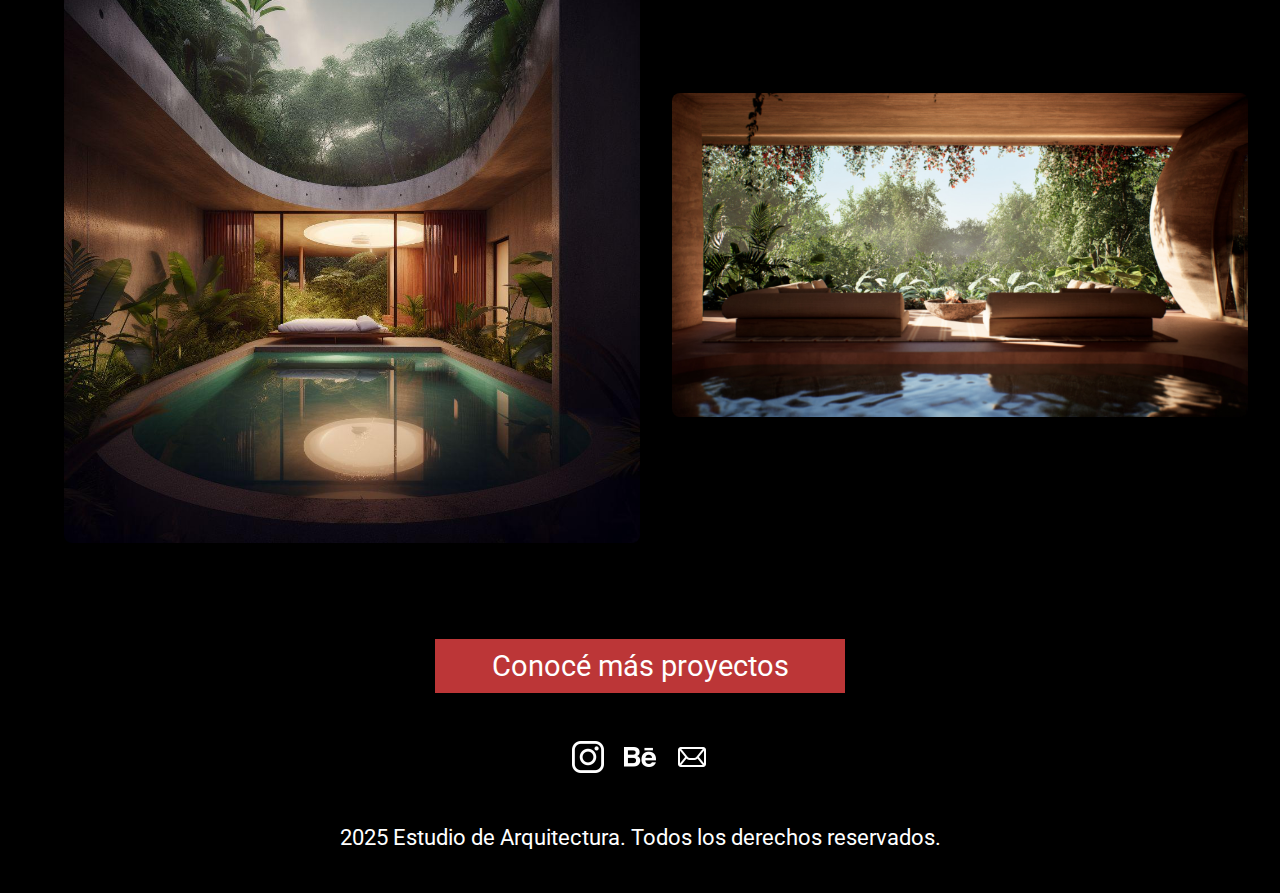
<file: onamuhoteliguazu.html>
<!DOCTYPE html>
<html lang="es">
    <head>
        <meta charset="UTF-8">
        <title>Nuestros proyectos</title>
        <link href="css/estilos.css" rel="stylesheet">
        <meta name="viewport" content="width=device-width, initial-scale=1, shrink-to-fit=no">
        
    </head>
    <body>
        <header>
            <div id="logo">
                <a href="index.html">
                    <img src="imagenes/logo.comma.svg" alt="Logo Comma Estudio">
                  </a>
            </div>
        
            <input type="checkbox" id="menu-toggle">
            <label for="menu-toggle" class="menu-icon"></label>
          
        <nav>
          <ul class="menu-list">
            <li><img src="imagenes/coma azul 1.svg" alt="coma" class="coma-menu"><a href="index.html">Inicio</a></li>
            <li><img src="imagenes/coma blanca 1.svg" alt="coma" class="coma-menu"><a href="proyectos.html" class="active">Proyectos</a></li>
            <li><img src="imagenes/coma bordo 1.svg" alt="coma" class="coma-menu"><a href="servicios.html">Servicios</a></li>
            <li><img src="imagenes/coma azul 2.svg" alt="coma" class="coma-menu"><a href="estudio.html">Estudio</a></li>
            <li><img src="imagenes/coma blanca 2.svg" alt="coma" class="coma-menu"><a href="hagamosunproyecto.html">Hagamos un proyecto</a></li>
            <li><img src="imagenes/coma bordo 2.svg" alt="coma" class="coma-menu"><a href="contacto.html">Contacto</a></li>
          </ul>
        </nav>
          </header>
          <main>
            <div class="gif">
                <h2><a href="proyectos.html"><img src="imagenes/titutloproyectos.gif" alt=""></a></h2>
                </div>
    <div class="griddedo"><div>
              <figure><img src="imagenes/coma bordo 1.svg" alt=""></figure>
            <h1>Onamu Hotel Iguazu</h1>

            <p>CATEGORÍA: HOTEL </p>
            <p>UBICACIÓN: IGUAZÚ, ARGENTINA</p>
            <p>AÑO: 2023</p>
            <P>SUPERCICIE: 6500 M2 </P>
            </div>
            <p>Onamu Iguazú es un proyecto hotelero ubicado cerca del Parque Nacional Iguazú, en Argentina. Está conformado por 17 unidades habitacionales y 3 áreas comunes, con un enfoque centrado en el bienestar y el regreso a las raíces, a través de terapias, talleres y experiencias durante la estadía. El proyecto se desarrolla en 15 hectáreas de selva virgen, con acceso al río Uruguay.

                Onamu remite a una filosofía que propone que la humanidad podría beneficiarse de volver a un estilo de vida ancestral: hábitos más simples, elementos naturales, formas orgánicas, un ritmo más lento, conexión humana y conciencia ambiental; un entorno que fomente la creatividad y el bienestar.</p>
        </div>
            <article>
                              <div class="griddedo">
                    <img src="imagenes/onamu_hotel.png" alt="onamuhoteliguazu">
                    <img src="imagenes/onamuhotel1.jpeg" alt="onamuhoteliguazu">
                    <img src="imagenes/onamuhotel2.jpeg" alt="onamuhoteliguazu">
                    <img src="imagenes/onamuhotel3.jpeg" alt="onamuhoteliguazu">
                </div>
            </article>
            <div class="botonfinal">
                <h3><a href="proyectos.html">Conocé más proyectos</a></h3>
            </div>
        </main>
        <footer>
          <ul id="redes">
            <li>
              <a href="https://www.instagram.com/comma.estudio" target="_blank">
                <img src="imagenes/logotipo-de-instagram.png" alt="Instagram" class="icono-red"> 
              </a>
            </li>
            <li>
              <a href="https://www.behance.net/commaestudio" target="_blank">
                <img src="imagenes/behance.png" alt="Behance" class="icono-red"> 
              </a>
            </li>
            <li>
              <a href="mailto:commaestudio@gmail.com">
                <img src="imagenes/email.png" alt="Mail" class="icono-red"> 
              </a>
            </li>
          </ul>
          <p>2025 Estudio de Arquitectura. Todos los derechos reservados.</p>
        </footer>
</file>
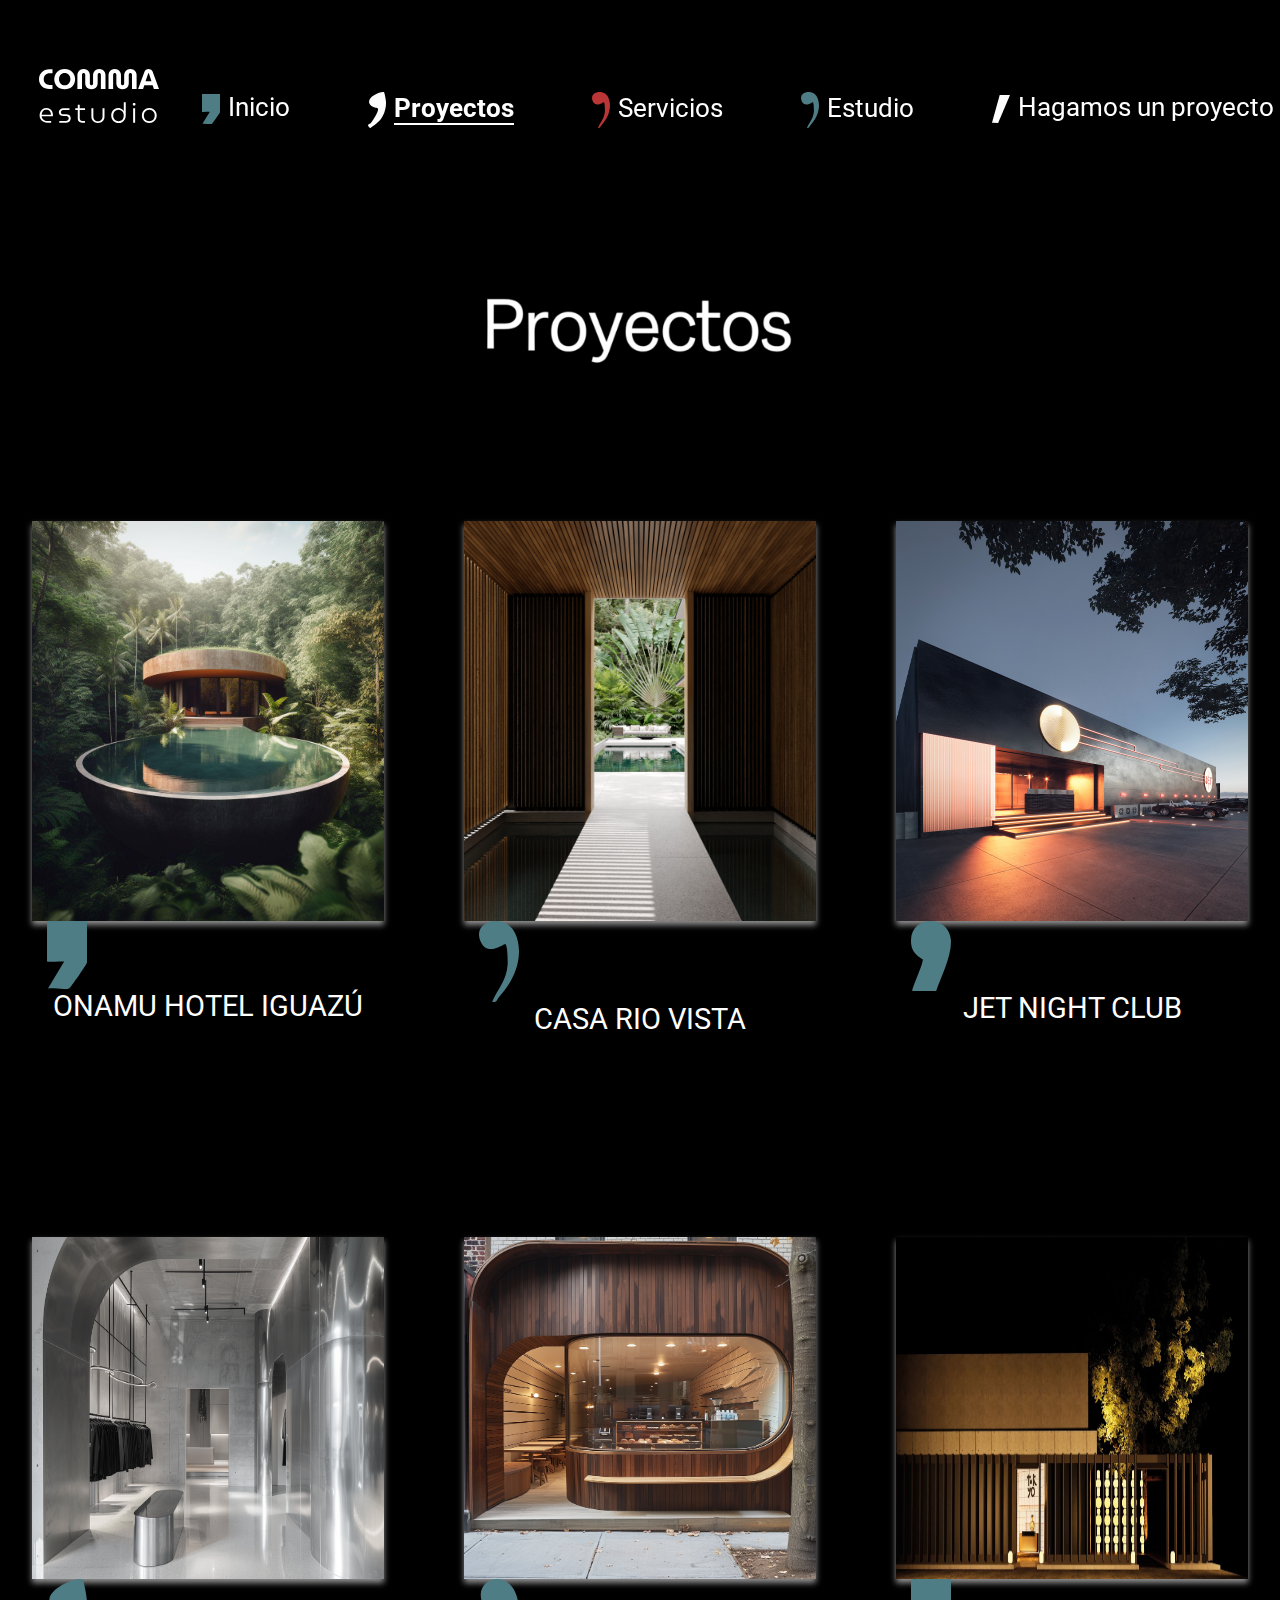
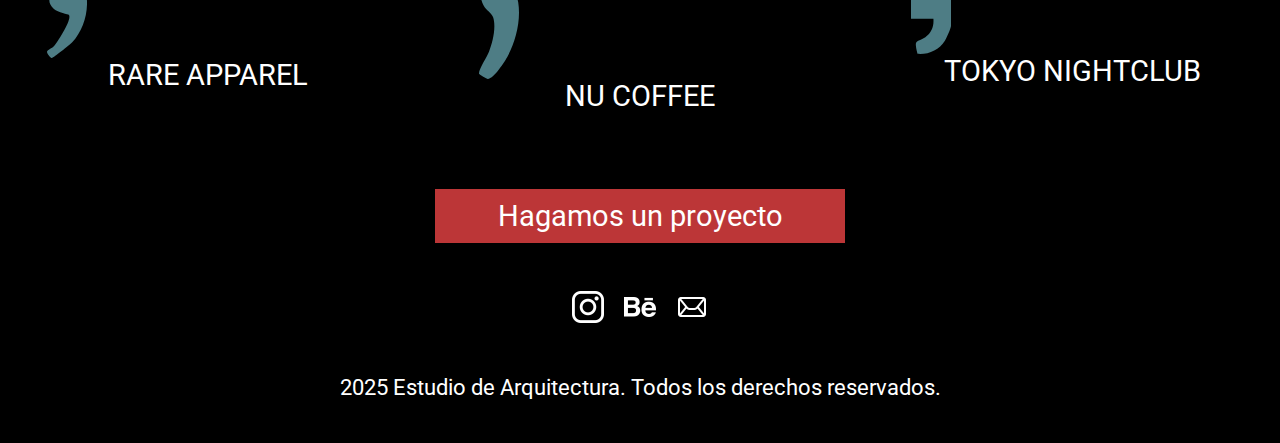
<file: proyectos.html>
<!DOCTYPE html>
<html lang="es">
    <head>
        <meta charset="UTF-8">
        <title>Nuestros proyectos</title>
        <link href="css/estilos.css" rel="stylesheet">
        <meta name="viewport" content="width=device-width, initial-scale=1, shrink-to-fit=no">
    </head>
    <body>
        <header>
          <div id="logo">
            <a href="index.html">
              <img src="imagenes/logo.comma.svg" alt="Logo Comma Estudio">
            </a>
          </div>

          <input type="checkbox" id="menu-toggle">
          <label for="menu-toggle" class="menu-icon"></label>

        <nav>
          <ul class="menu-list">
            <li><img src="imagenes/coma azul 1.svg" alt="coma" class="coma-menu"><a href="index.html">Inicio</a></li>
            <li><img src="imagenes/coma blanca 1.svg" alt="coma" class="coma-menu"><a href="proyectos.html" class="active">Proyectos</a></li>
            <li><img src="imagenes/coma bordo 1.svg" alt="coma" class="coma-menu"><a href="servicios.html">Servicios</a></li>
            <li><img src="imagenes/coma azul 2.svg" alt="coma" class="coma-menu"><a href="estudio.html">Estudio</a></li>
            <li><img src="imagenes/coma blanca 2.svg" alt="coma" class="coma-menu"><a href="hagamosunproyecto.html">Hagamos un proyecto</a></li>
            <li><img src="imagenes/coma bordo 2.svg" alt="coma" class="coma-menu"><a href="contacto.html">Contacto</a></li>
          </ul>
        </nav>
        </header>

        <main>
            <section>
            <div class="gif">
                <h2><a href="proyectos.html"><img src="imagenes/titutloproyectos.gif" alt=""></a></h2>
                </div>

                <div class="proyectos-grid">
                  
                  <article id="seccionproyectos">
                    <a href="onamuhoteliguazu.html"><img src="imagenes/onamu_hotel.png" alt="ONAMU HOTEL IGUAZÚ"></a>
                    <figure><img src="imagenes/coma azul 1.svg" alt=""></figure>
                    <h3><a href="onamuhoteliguazu.html">ONAMU HOTEL IGUAZÚ</a> </h3>
                  </article>
                  <article id="seccionproyectos">
                    <a href="casariovista.html"><img src="imagenes/casa_rio.png" alt="CASA RIO VISTA"></a>
                    <figure><img src="imagenes/coma azul 2.svg" alt=""></figure>
                    <h3><a href="casariovista.html">CASA RIO VISTA</a> </h3>
                  </article>
                  <article id="seccionproyectos">
                    <a href="jetnightclub.html"><img src="imagenes/jet.png" alt="JET NIGHT CLUB"></a>
                    <figure><img src="imagenes/coma azul 3.svg" alt=""></figure>
                    <h3><a href="jetnightclub.html">JET NIGHT CLUB</a> </h3>
                  </article>
                  <article id="seccionproyectos">
                    <a href="rareapparel.html"><img src="imagenes/rareapparel.png" alt="rareapparel"></a>
                    <figure><img src="imagenes/coma azul 4.svg" alt=""></figure>
                    <h3><a href="rareapparel.html">RARE APPAREL</a> </h3>
                  </article>
                  <article id="seccionproyectos">
                    <a href="nucoffee.html"><img src="imagenes/nucoffee.png" alt="nucoffee"></a>
                    <figure><img src="imagenes/coma azul 5.svg" alt=""></figure>
                    <h3><a href="nucoffee.html">NU COFFEE</a> </h3>
                  </article>
                  <article id="seccionproyectos">
                    <a href="tokyo.html"><img src="imagenes/tokyo1.jpg" alt="COSTANERACLUB"></a>
                    <figure><img src="imagenes/coma azul 6.svg" alt=""></figure>
                    <h3><a href="tokyo.html">TOKYO NIGHTCLUB</a> </h3>
                  </article>
                </div>
                <div class="botonfinal">
                    <h3><a href="hagamosunproyecto.html">Hagamos un proyecto</a></h3>
                    
            </section>
        </main>
        
        <footer>
          <ul id="redes">
            <li>
              <a href="https://www.instagram.com/comma.estudio" target="_blank">
                <img src="imagenes/logotipo-de-instagram.png" alt="Instagram" class="icono-red"> 
              </a>
            </li>
            <li>
              <a href="https://www.behance.net/commaestudio" target="_blank">
                <img src="imagenes/behance.png" alt="Behance" class="icono-red"> 
              </a>
            </li>
            <li>
              <a href="mailto:commaestudio@gmail.com">
                <img src="imagenes/email.png" alt="Mail" class="icono-red"> 
              </a>
            </li>
          </ul>
          <p>2025 Estudio de Arquitectura. Todos los derechos reservados.</p>
        </footer>
</file>
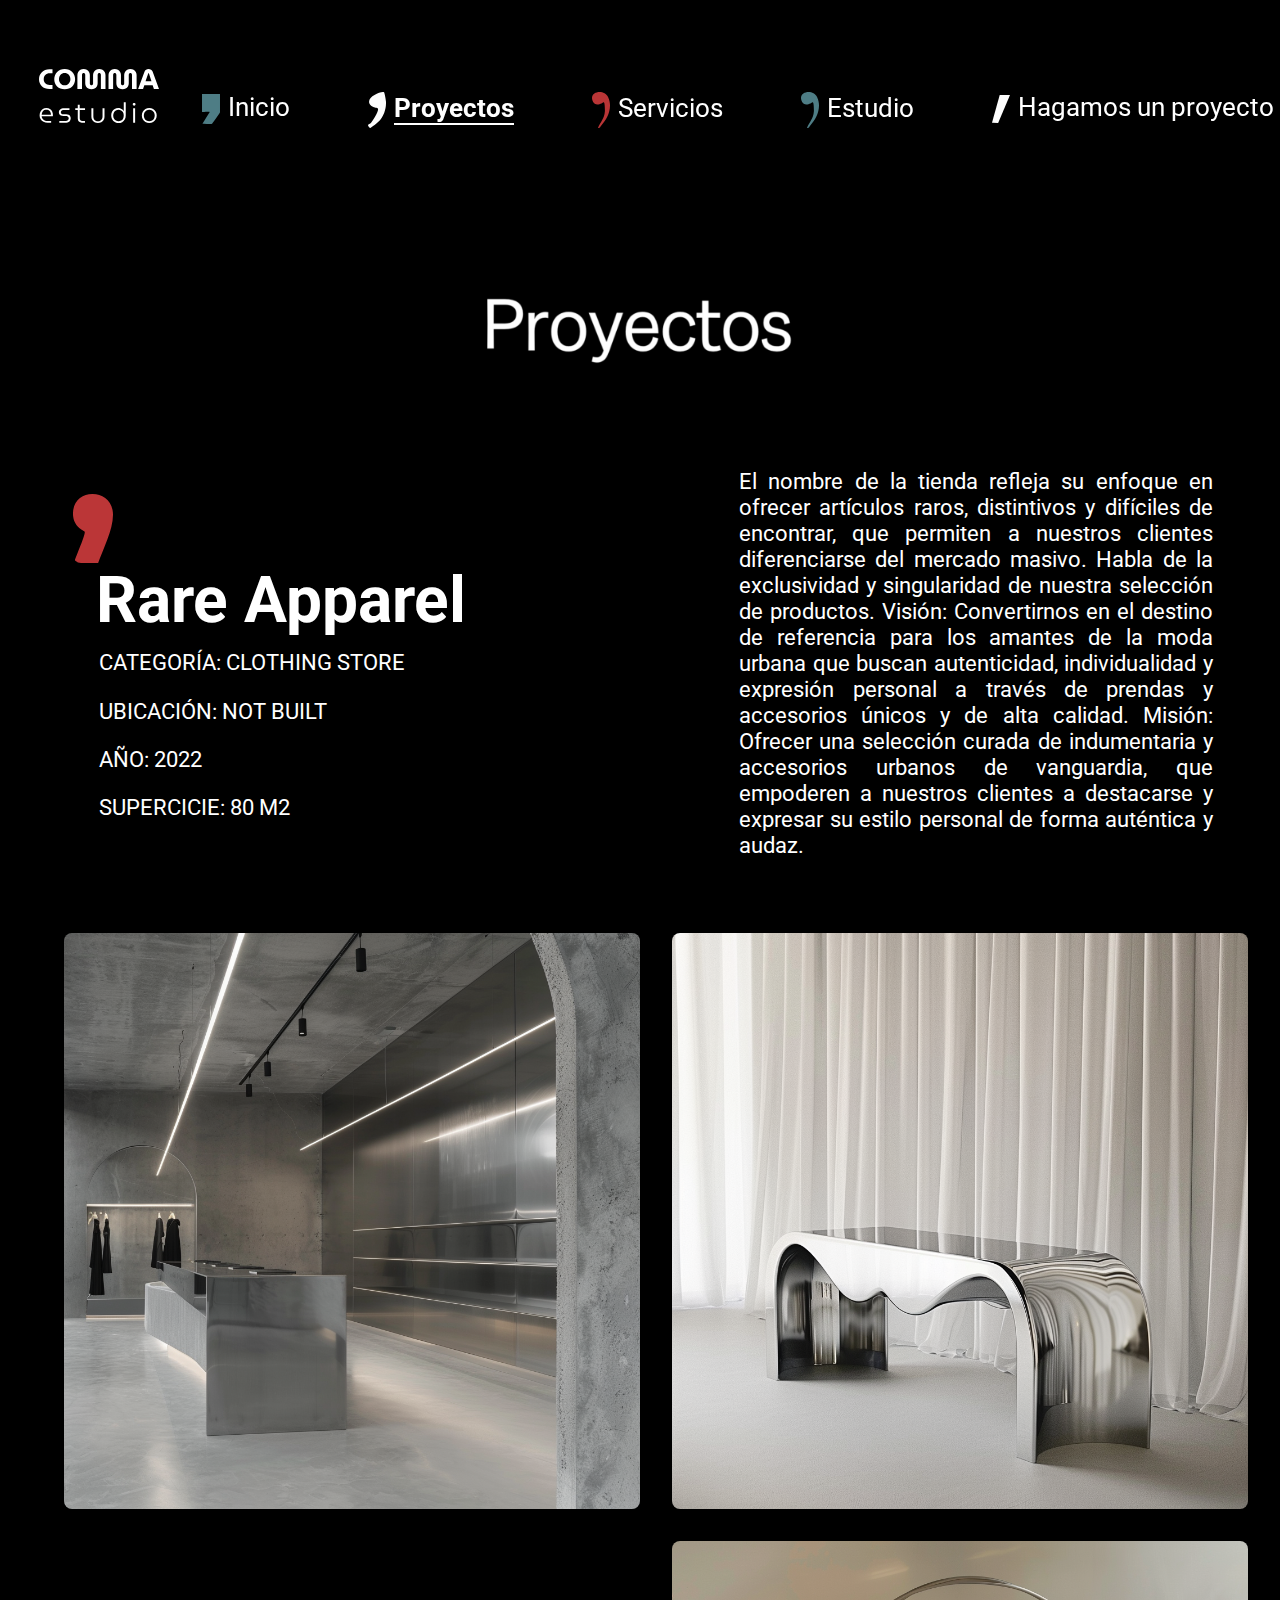
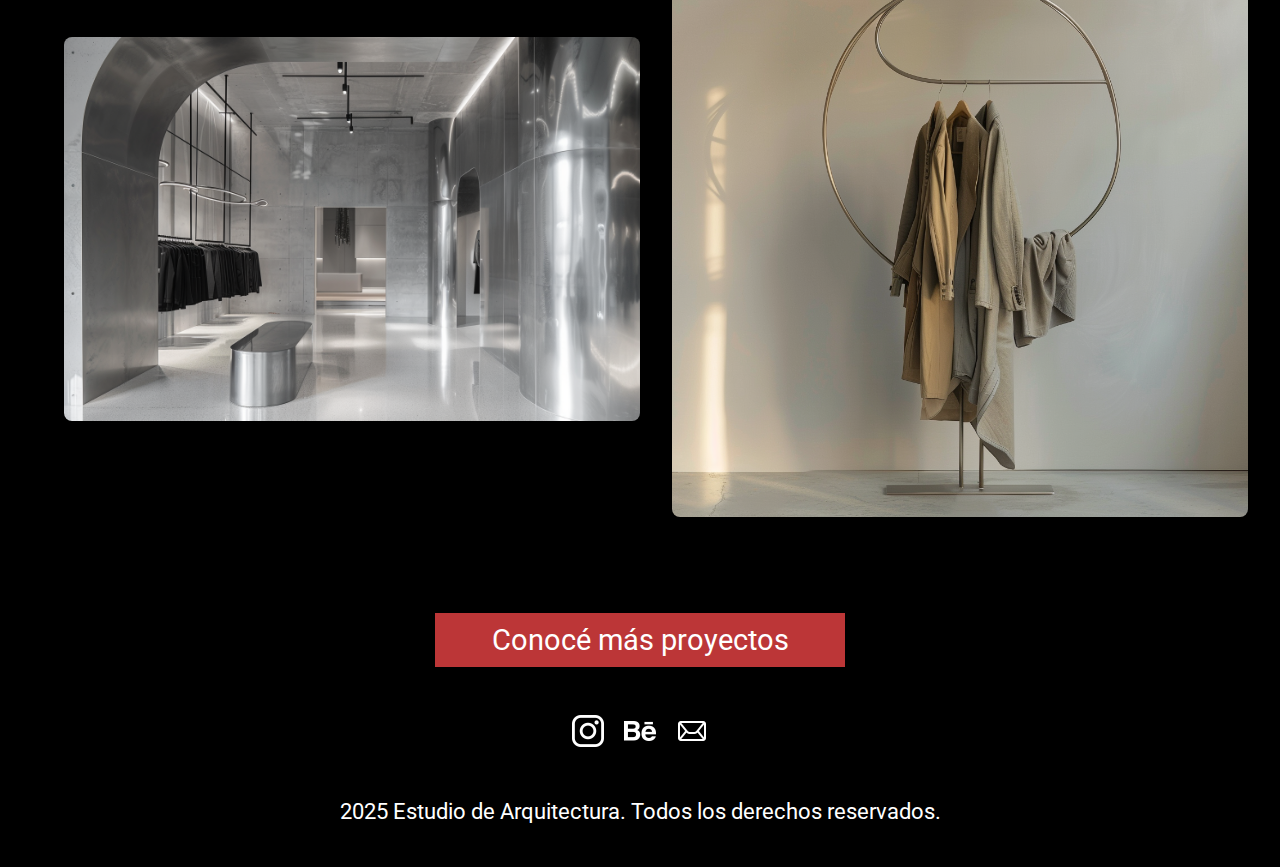
<file: rareapparel.html>
<!DOCTYPE html>
<html lang="es">
    <head>
        <meta charset="UTF-8">
        <title>Nuestros proyectos</title>
        <link href="css/estilos.css" rel="stylesheet">
        <meta name="viewport" content="width=device-width, initial-scale=1, shrink-to-fit=no">
        
    </head>
    <body>
        <header>
            <div id="logo">
                <a href="index.html">
                    <img src="imagenes/logo.comma.svg" alt="Logo Comma Estudio">
                  </a>
            </div>
        
            <input type="checkbox" id="menu-toggle">
            <label for="menu-toggle" class="menu-icon"></label>
          
        <nav>
          <ul class="menu-list">
            <li><img src="imagenes/coma azul 1.svg" alt="coma" class="coma-menu"><a href="index.html">Inicio</a></li>
            <li><img src="imagenes/coma blanca 1.svg" alt="coma" class="coma-menu"><a href="proyectos.html" class="active">Proyectos</a></li>
            <li><img src="imagenes/coma bordo 1.svg" alt="coma" class="coma-menu"><a href="servicios.html">Servicios</a></li>
            <li><img src="imagenes/coma azul 2.svg" alt="coma" class="coma-menu"><a href="estudio.html">Estudio</a></li>
            <li><img src="imagenes/coma blanca 2.svg" alt="coma" class="coma-menu"><a href="hagamosunproyecto.html">Hagamos un proyecto</a></li>
            <li><img src="imagenes/coma bordo 2.svg" alt="coma" class="coma-menu"><a href="contacto.html">Contacto</a></li>
          </ul>
        </nav>
          </header>
          <main>
            <div class="gif">
                <h2><a href="proyectos.html"><img src="imagenes/titutloproyectos.gif" alt=""></a></h2>
                </div>
          <div class="griddedo"><div>
                    <figure><img src="imagenes/coma bordo 2.svg" alt=""></figure>
            <h1>Rare Apparel</h1>

            <p>CATEGORÍA: CLOTHING STORE </p>
            <p>UBICACIÓN: NOT BUILT</p>
            <p>AÑO: 2022</p>
            <P>SUPERCICIE: 80 M2 </P></div>
            <p>El nombre de la tienda refleja su enfoque en ofrecer artículos raros, distintivos y difíciles de encontrar, que permiten a nuestros clientes diferenciarse del mercado masivo. Habla de la exclusividad y singularidad de nuestra selección de productos.

                Visión:
                Convertirnos en el destino de referencia para los amantes de la moda urbana que buscan autenticidad, individualidad y expresión personal a través de prendas y accesorios únicos y de alta calidad.
                
                Misión:
                Ofrecer una selección curada de indumentaria y accesorios urbanos de vanguardia, que empoderen a nuestros clientes a destacarse y expresar su estilo personal de forma auténtica y audaz.</p>
        </div>
            <article>
                <div class="griddedo">

                    <img src="imagenes/rareapparel2.png" alt="rareapparel">
                    <img src="imagenes/rareapparel5.png" alt="rareapparel">
                                        <img src="imagenes/rareapparel.png" alt="rareapparel">
                    <img src="imagenes/rareapparel1.png" alt="rareapparel">
                </div>
            </article>
            <div class="botonfinal">
                <h3><a href="proyectos.html">Conocé más proyectos</a></h3>
            </div>
        </main>
        <footer>
          <ul id="redes">
            <li>
              <a href="https://www.instagram.com/comma.estudio" target="_blank">
                <img src="imagenes/logotipo-de-instagram.png" alt="Instagram" class="icono-red"> 
              </a>
            </li>
            <li>
              <a href="https://www.behance.net/commaestudio" target="_blank">
                <img src="imagenes/behance.png" alt="Behance" class="icono-red"> 
              </a>
            </li>
            <li>
              <a href="mailto:commaestudio@gmail.com">
                <img src="imagenes/email.png" alt="Mail" class="icono-red"> 
              </a>
            </li>
          </ul>
          <p>2025 Estudio de Arquitectura. Todos los derechos reservados.</p>
        </footer>
</file>
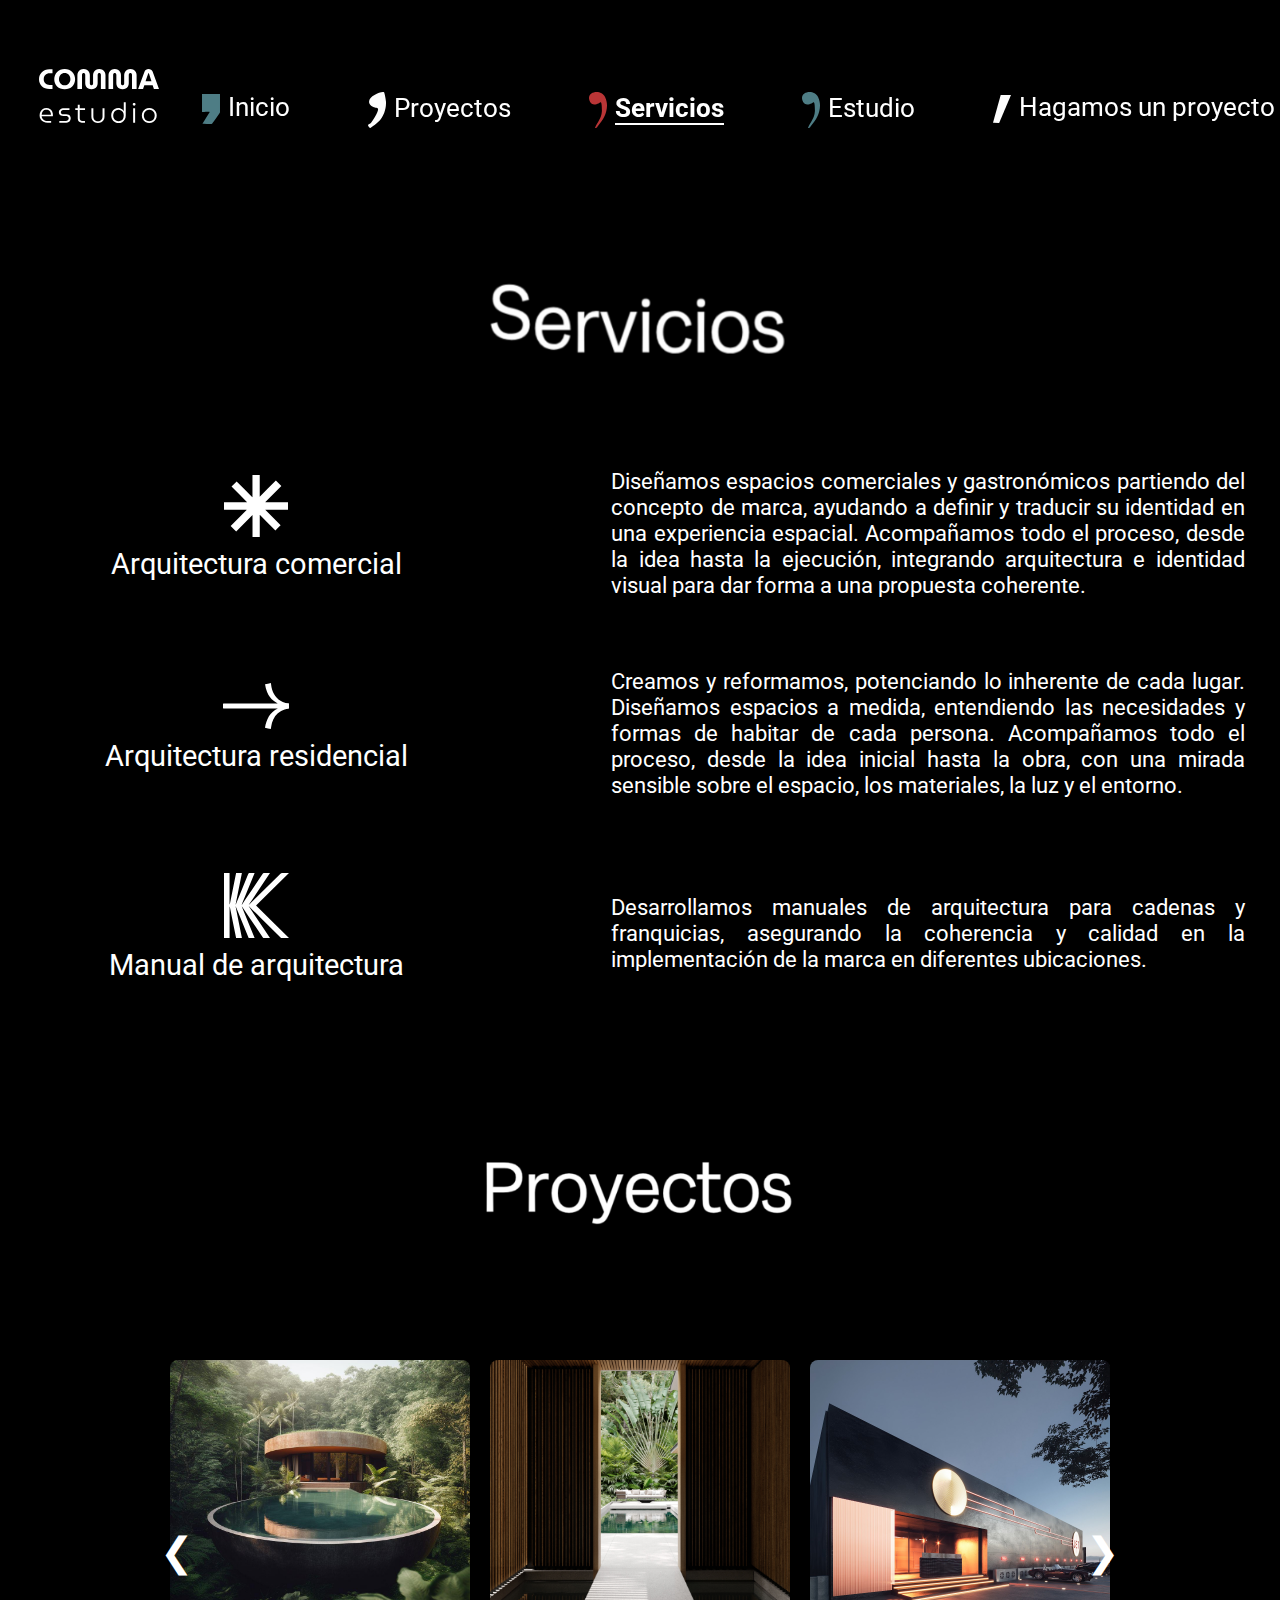
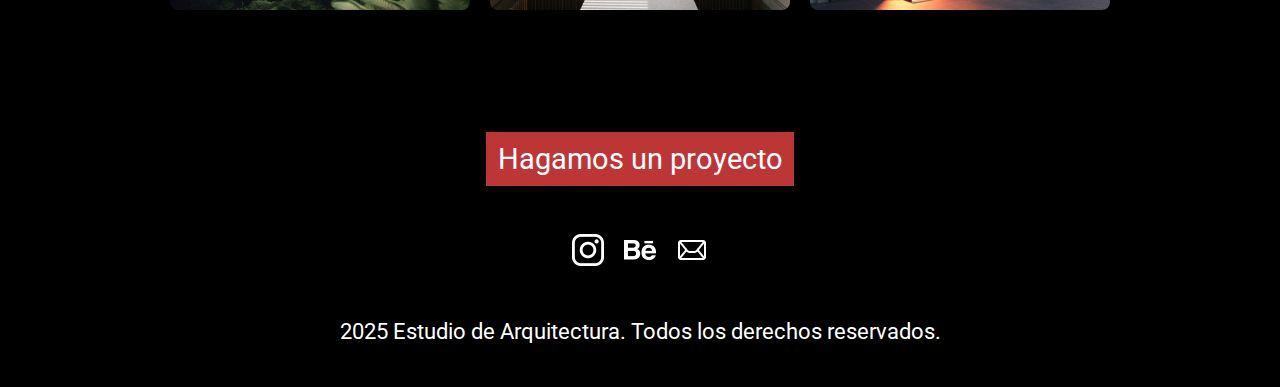
<file: servicios.html>
<!DOCTYPE html>
<html lang="es">
    <head>
        <meta charset="UTF-8">
        <title>Nuestros proyectos</title>
        <link href="css/estilos.css" rel="stylesheet">
        <meta name="viewport" content="width=device-width, initial-scale=1, shrink-to-fit=no">
    </head>
    <body>
        <header>
            <div id="logo">
                <a href="index.html">
                    <img src="imagenes/logo.comma.svg" alt="Logo Comma Estudio">
                  </a>
            </div>
        
            <input type="checkbox" id="menu-toggle">
            <label for="menu-toggle" class="menu-icon"></label>
          
        <nav>
          <ul class="menu-list">
            <li><img src="imagenes/coma azul 1.svg" alt="coma" class="coma-menu"><a href="index.html">Inicio</a></li>
            <li><img src="imagenes/coma blanca 1.svg" alt="coma" class="coma-menu"><a href="proyectos.html">Proyectos</a></li>
            <li><img src="imagenes/coma bordo 1.svg" alt="coma" class="coma-menu"><a href="servicios.html" class="active">Servicios</a></li>
            <li><img src="imagenes/coma azul 2.svg" alt="coma" class="coma-menu"><a href="estudio.html">Estudio</a></li>
            <li><img src="imagenes/coma blanca 2.svg" alt="coma" class="coma-menu"><a href="hagamosunproyecto.html">Hagamos un proyecto</a></li>
            <li><img src="imagenes/coma bordo 2.svg" alt="coma" class="coma-menu"><a href="contacto.html">Contacto</a></li>
          </ul>
        </nav>
          </header>
        <main>
            <section>
            <div class="gif">
                <h2><a href="servicios.html"><img src="imagenes/tituloservicios.gif" alt=""></a></h2>
                </div>
                    <div class="griddedoss">
  <div class="serviciosboton">
    <figure>
      <img src="imagenes/arquitectura.comercial.svg" alt="Arquitectura comercial">
    </figure>
    <figcaption>
      <a>Arquitectura comercial</a>
    </figcaption>
  </div>
<div>
  <p>
    Diseñamos espacios comerciales y gastronómicos partiendo del concepto de marca, ayudando a definir y traducir su identidad en una experiencia espacial. Acompañamos todo el proceso, desde la idea hasta la ejecución, integrando arquitectura e identidad visual para dar forma a una propuesta coherente.
  </p></div>
</div>
       <div class="griddedoss">
  <div class="serviciosboton">
    <figure>
      <img src="imagenes/arquitectura.residencial.svg" alt="Arquitectura residencial">
    </figure>
    <figcaption>
      <a>Arquitectura residencial</a>
    </figcaption>
  </div>
  <p>
    Creamos y reformamos, potenciando lo inherente de cada lugar. Diseñamos espacios a medida, entendiendo las necesidades y formas de habitar de cada persona. Acompañamos todo el proceso, desde la idea inicial hasta la obra, con una mirada sensible sobre el espacio, los materiales, la luz y el entorno.
  </p>
</div>

<div class="griddedoss">
  <div class="serviciosboton">
    <figure>
      <img src="imagenes/manual.de.arquitectura.svg" alt="Manual de arquitectura">
    </figure>
    <figcaption>
      <a>Manual de arquitectura</a>
    </figcaption>
  </div>
  <p>
    Desarrollamos manuales de arquitectura para cadenas y franquicias, asegurando la coherencia y calidad en la implementación de la marca en diferentes ubicaciones.
  </p>
</div>


            </section>  
            <div class="gif">
                <h2><a href="proyectos.html"><img src="imagenes/titutloproyectos.gif" alt=""></a></h2>
                </div>

  <div class="carrusel-radio">


    <input type="radio" name="carousel" id="slide1" checked>
    <input type="radio" name="carousel" id="slide2">
    <input type="radio" name="carousel" id="slide3">
    <input type="radio" name="carousel" id="slide4">
    <input type="radio" name="carousel" id="slide5">
    <input type="radio" name="carousel" id="slide6">

    <div class="slides">
      <article class="seccionproyectos" id="card1">
        <a href="onamuhoteliguazu.html"><img src="imagenes/onamu_hotel.png" alt="ONAMU HOTEL IGUAZÚ"></a>
        <h3><a href="onamuhoteliguazu.html">ONAMU HOTEL IGUAZÚ</a></h3>
      </article>
      <article class="seccionproyectos" id="card2">
        <a href="casariovista.html"><img src="imagenes/casa_rio.png" alt="CASA RIO VISTA"></a>
        <h3><a href="casariovista.html">CASA RIO VISTA</a></h3>
      </article>
      <article class="seccionproyectos" id="card3">
        <a href="jetnightclub.html"><img src="imagenes/jet.png" alt="JET NIGHT CLUB"></a>
        <h3><a href="jetnightclub.html">JET NIGHT CLUB</a></h3>
      </article>
      <article class="seccionproyectos" id="card4">
        <a href="rareapparel.html"><img src="imagenes/rareapparel.png" alt="rareapparel"></a>
        <h3><a href="rareapparel.html">RARE APPAREL</a></h3>
      </article>
      <article class="seccionproyectos" id="card5">
        <a href="nucoffee.html"><img src="imagenes/nucoffee.png" alt="nucoffee"></a>
        <h3><a href="nucoffee.html">NU COFFEE</a></h3>
      </article>
      <article class="seccionproyectos" id="card6">
        <a href="tokyo.html"><img src="imagenes/tokyo1.jpg" alt="COSTANERACLUB"></a>
        <h3><a href="tokyo.html">TOKYO NIGHTCLUB</a></h3>
      </article>
    </div>


<div class="controls">

  <label for="slide6" class="control prev">&#10094;</label>
  <label for="slide2" class="control next">&#10095;</label>

  <label for="slide1" class="control prev">&#10094;</label>
  <label for="slide3" class="control next">&#10095;</label>


  <label for="slide2" class="control prev">&#10094;</label>
  <label for="slide4" class="control next">&#10095;</label>


  <label for="slide3" class="control prev">&#10094;</label>
  <label for="slide5" class="control next">&#10095;</label>


  <label for="slide4" class="control prev">&#10094;</label>
  <label for="slide6" class="control next">&#10095;</label>


  <label for="slide5" class="control prev">&#10094;</label>
  <label for="slide1" class="control next">&#10095;</label>
</div>
                              <div class="botonfinal">
                    <h3><a href="hagamosunproyecto.html">Hagamos un proyecto</a></h3>
                </div>

        </main>
        <footer>
          <ul id="redes">
            <li>
              <a href="https://www.instagram.com/comma.estudio" target="_blank">
                <img src="imagenes/logotipo-de-instagram.png" alt="Instagram" class="icono-red"> 
              </a>
            </li>
            <li>
              <a href="https://www.behance.net/commaestudio" target="_blank">
                <img src="imagenes/behance.png" alt="Behance" class="icono-red"> 
              </a>
            </li>
            <li>
              <a href="mailto:commaestudio@gmail.com">
                <img src="imagenes/email.png" alt="Mail" class="icono-red"> 
              </a>
            </li>
          </ul>
          <p>2025 Estudio de Arquitectura. Todos los derechos reservados.</p>
        </footer>
    </body>
</html>
</file>
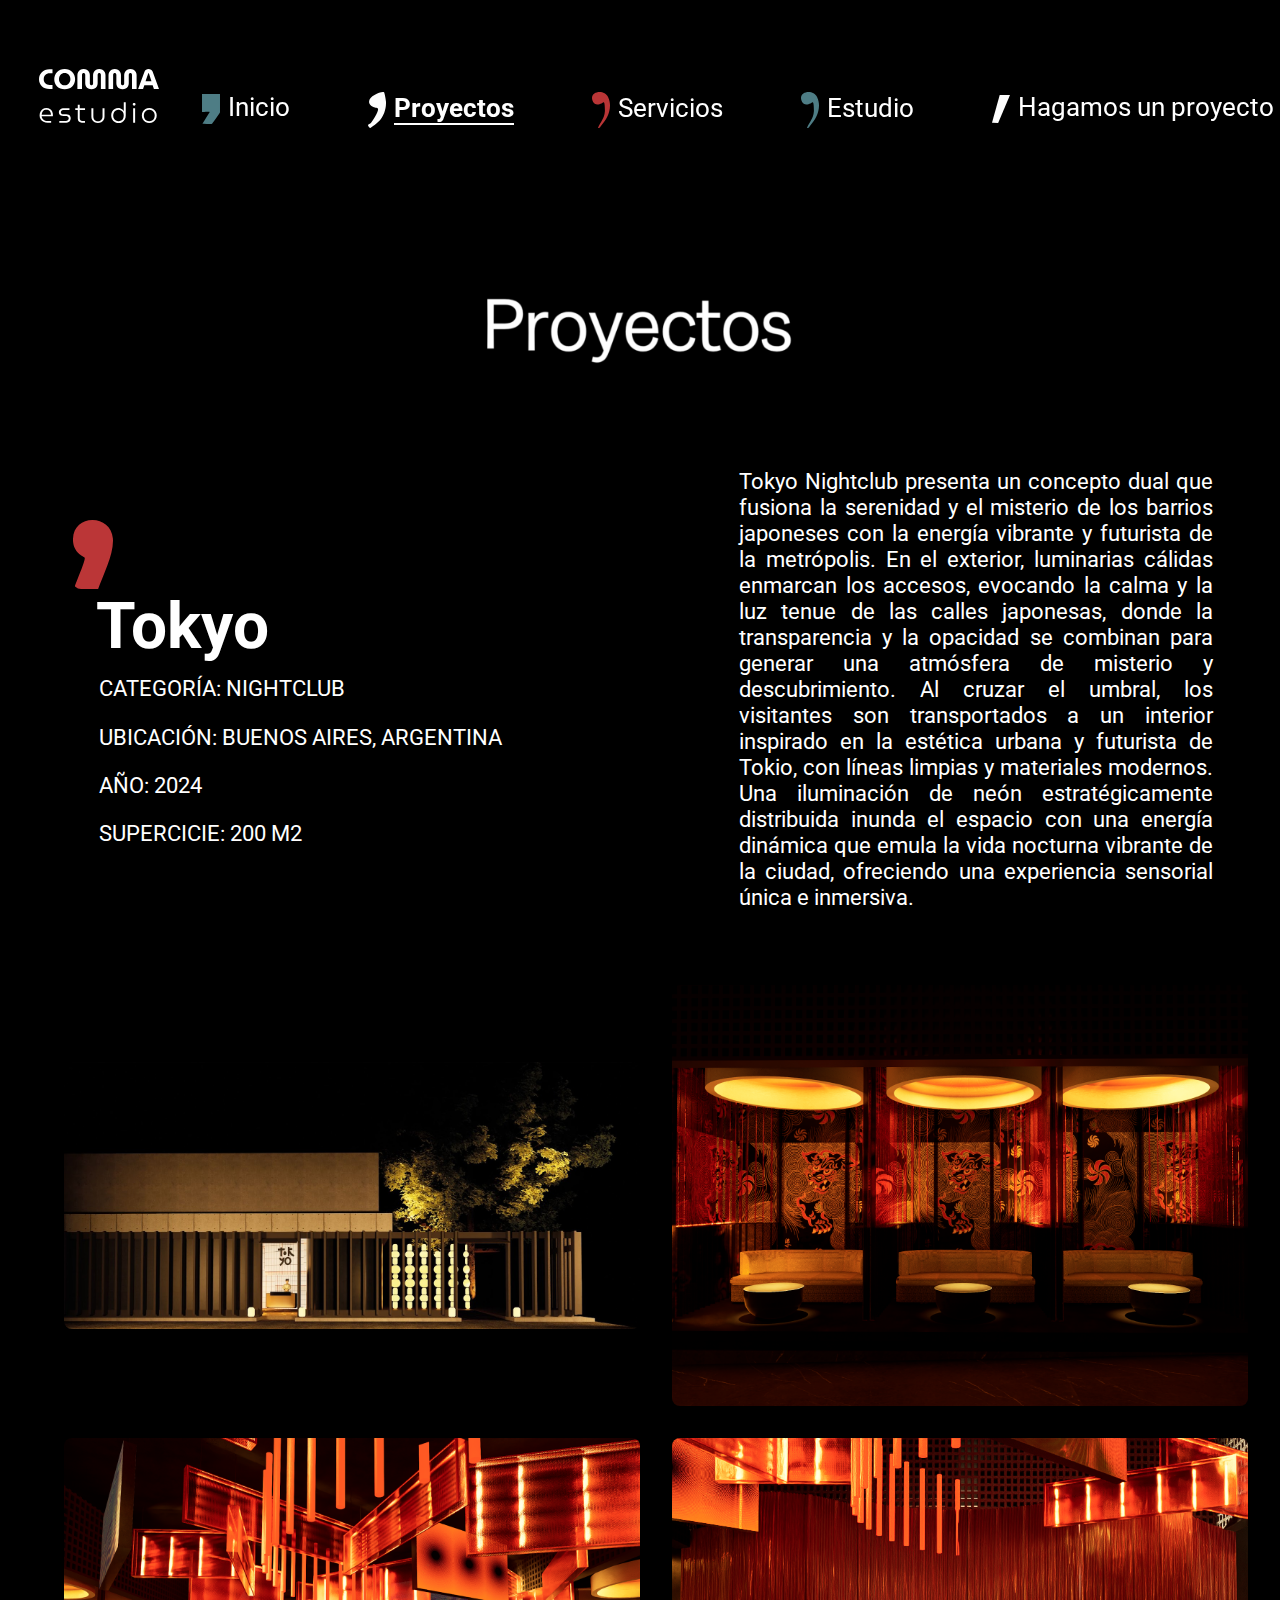
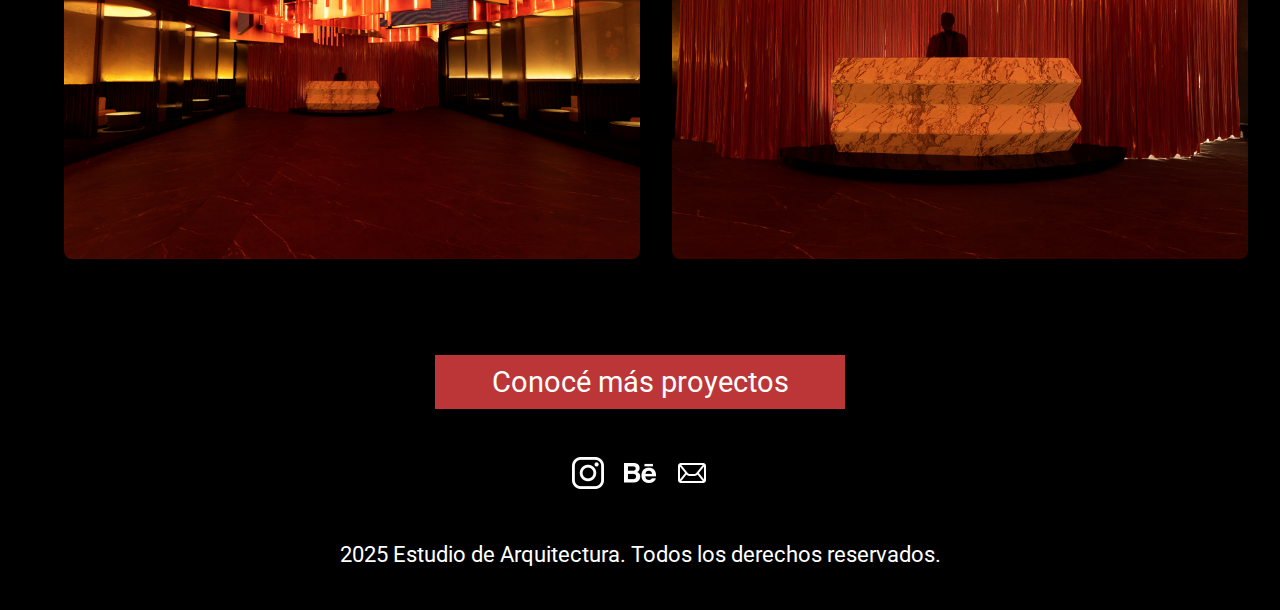
<file: tokyo.html>
<!DOCTYPE html>
<html lang="es">
    <head>
        <meta charset="UTF-8">
        <title>Nuestros proyectos</title>
        <link href="css/estilos.css" rel="stylesheet">
        <meta name="viewport" content="width=device-width, initial-scale=1, shrink-to-fit=no">
        
    </head>
    <body>
        <header>
            <div id="logo">
                <a href="index.html">
                    <img src="imagenes/logo.comma.svg" alt="Logo Comma Estudio">
                  </a>
            </div>
        
            <input type="checkbox" id="menu-toggle">
            <label for="menu-toggle" class="menu-icon"></label>
          
        <nav>
          <ul class="menu-list">
            <li><img src="imagenes/coma azul 1.svg" alt="coma" class="coma-menu"><a href="index.html">Inicio</a></li>
            <li><img src="imagenes/coma blanca 1.svg" alt="coma" class="coma-menu"><a href="proyectos.html" class="active">Proyectos</a></li>
            <li><img src="imagenes/coma bordo 1.svg" alt="coma" class="coma-menu"><a href="servicios.html">Servicios</a></li>
            <li><img src="imagenes/coma azul 2.svg" alt="coma" class="coma-menu"><a href="estudio.html">Estudio</a></li>
            <li><img src="imagenes/coma blanca 2.svg" alt="coma" class="coma-menu"><a href="hagamosunproyecto.html">Hagamos un proyecto</a></li>
            <li><img src="imagenes/coma bordo 2.svg" alt="coma" class="coma-menu"><a href="contacto.html">Contacto</a></li>
          </ul>
        </nav>
          </header>
          <main>
            <div class="gif">
                <h2><a href="proyectos.html"><img src="imagenes/titutloproyectos.gif" alt=""></a></h2>
                </div>
                <div class="griddedo">
                 <div>   <figure><img src="imagenes/coma bordo 2.svg" alt=""></figure>
            <h1>Tokyo</h1>

          <p>CATEGORÍA: NIGHTCLUB </p>
            <p>UBICACIÓN: BUENOS AIRES, ARGENTINA</p>
            <p>AÑO: 2024</p>
            <P>SUPERCICIE: 200 M2 </P></div> 
            <p>Tokyo Nightclub presenta un concepto dual que fusiona la serenidad y el misterio de los barrios japoneses con la energía vibrante y futurista de la metrópolis.

              En el exterior, luminarias cálidas enmarcan los accesos, evocando la calma y la luz tenue de las calles japonesas, donde la transparencia y la opacidad se combinan para generar una atmósfera de misterio y descubrimiento.
              
              Al cruzar el umbral, los visitantes son transportados a un interior inspirado en la estética urbana y futurista de Tokio, con líneas limpias y materiales modernos. Una iluminación de neón estratégicamente distribuida inunda el espacio con una energía dinámica que emula la vida nocturna vibrante de la ciudad, ofreciendo una experiencia sensorial única e inmersiva.</p>
        </div>
            <article>
                <div class="griddedo">
                    <img src="imagenes/tokyo1.jpg" alt="Tokyo">
                    <img src="imagenes/tokyo2.png" alt="Tokyo">
                    <img src="imagenes/tokyo3.png" alt="Tokyo">
                    <img src="imagenes/tokyo4.png" alt="Tokyo">
                </div>
            </article>
            <div class="botonfinal">
                <h3><a href="proyectos.html">Conocé más proyectos</a></h3>
            </div>
        </main>
        <footer>
          <ul id="redes">
            <li>
              <a href="https://www.instagram.com/comma.estudio" target="_blank">
                <img src="imagenes/logotipo-de-instagram.png" alt="Instagram" class="icono-red"> 
              </a>
            </li>
            <li>
              <a href="https://www.behance.net/commaestudio" target="_blank">
                <img src="imagenes/behance.png" alt="Behance" class="icono-red"> 
              </a>
            </li>
            <li>
              <a href="mailto:commaestudio@gmail.com">
                <img src="imagenes/email.png" alt="Mail" class="icono-red"> 
              </a>
            </li>
          </ul>
          <p>2025 Estudio de Arquitectura. Todos los derechos reservados.</p>
        </footer>
</file>
<file: css/estilos.css>
@import url('https://fonts.googleapis.com/css2?family=Roboto:wght@300;400;700&display=swap');

*{
    margin: 0;
    padding: 0;
    box-sizing: border-box;
}

header{

    font-family: roboto, sans-serif;
    color: 000000;
    position: sticky;
    top: 0;
    z-index: 100;
        width: 100%;
    background-color: #000000;
    font-family: roboto, sans-serif;
font-size: small;
    display: flex ;
    flex-direction: row;
    align-items: center;
    justify-content: space-between;
    padding: 1em;
    gap: 1em;
}

main{
    font-family: roboto, sans-serif;
    background-color: #000000;
padding: 2em;
    color: #ffffff;
}

img{
    max-width: 100%;
}

#logo{
    width: 20%; 
}


ul, ol, li{
    list-style: none;
}
#menu-toggle {
  display: none;
}

.menu-icon {
  font-size: 30px;
  cursor: pointer;
  color: white;
  display: block;
  position: relative;
  z-index: 30;
  margin-left: auto;

}
.menu-icon::before {
  content: "☰";
  display: block;
  transition: content 0.3s;
}


#menu-toggle:checked + .menu-icon::before {
  content: "✖";
}

.menu-list {
  list-style: none;
  display: flex;
  gap: 20px;
  padding: 10px;
  margin: 20px;
}
.menu-list a {
  display: inline-block;
}

.menu-list li ul {
  display: none;
  position: absolute;
  padding: 10px;
  list-style: none;
}
.menu-list li a.active {
  color: #ffffff;
  font-weight: bold;
  border-bottom: 2px solid #ffffff; /* o el efecto que prefieras */
}

.menu-list li:hover ul {
  display: block;
}
.coma-menu {
  width: 18px;
  height: auto;
  margin-right: 8px;
  vertical-align: middle;
}

h1{
padding-left: 0.5em;
}

a{
    text-decoration: none;
    color: rgb(255, 255, 255);
}

nav{
margin-top: 2em;
text-decoration: none;
}

li{
    margin-block: .5em;
    width: max-content;
    padding: 0%;
    font-size: 2em;
    list-style : none;
}
.banner {
  width: 100%;
  min-height: 300px; 
  background-image: url('../imagenes/banner_inicio.png');
  background-size: cover;
  background-position: center;
  display: flex;
  align-items: center;
  justify-content: center;
  position: relative;
}
.banner-video {
  display: none;
}

.banner-content {
  width: 100%;
  text-align: center;
  position: center;
  z-index: 2;
  padding: 2em 1em;
  color: #fff; 
  text-shadow: 0 2px 8px rgba(0,0,0,0.4);
}
#tituloprincipal{
    font-size: 1.1em;
    text-align: center;
    padding: 0%;
    margin-bottom: 0em;
    width: 100%;
    color: #ffffff;
}
.resaltar {
    color: #4e7d85;
  }
  
h2, h3 {
  font-family: 'Roboto', sans-serif;
  font-weight: 400;
  text-align: center;
  margin-bottom: 0;
  width: 100%;
  color: #ffffff;
  padding: 0;
}

h2{
    font-family: roboto, sans-serif;
    font-size: 3em;
}
h3{
    font-family: roboto, sans-serif;
    font-size: 2em;
}



article{
    margin: 2em 0;
    padding: 2em;
    border-radius: 10px;
}
img{
    width: 100%;
    height: 25%;
    border-radius: 0%;
    box-align: center;
    margin: 0 auto;
}

#redes{
text-align: center;
}

.botonfinal{
    background-color: #bc3637;
    color: white;
    border-radius: 0px;
    font-family: 'Roboto', sans-serif;
    font-size: 0.8em;
    font-weight: 100;
    padding: 10px 10px;
    width: 80%;
    margin: 0 auto;
    display: block;
  }
.griddedo {
  display: block;
}
figure{
    margin: 0 auto;
    padding: 0;
    width: 20%;
}
figure img{
    width: 100%;
      max-width: 40px; 
    height: auto;
    border-radius: 0%;
  display: block;
    margin-inline: auto;
    margin: 0 auto;
    object-fit:cover;
}
.serviciosboton img{
  width: 120px;
  max-width: 100%;
  display: block;
  margin: 0 auto;
}


figcaption{
    text-align: center;
    font-family: roboto, sans-serif;
    font-size: 1.5em;
    color: #ffffff;
}

figure a img {
    border-radius: 0px;
    transition: transform 0.3s ease, opacity 0.3s ease;
  }
  
  figure a:hover img {
    transform: scale(1.03);
    opacity: 0.9;
    cursor: pointer;
  }
  
 .servicios {
    display: flex;
    align-items: center;
    gap: 10px;
    margin-bottom: 20px;
    padding: 10px;
  }

   .serviciosboton {
  display: flex;
  flex-direction: column;
  align-items: center;
  text-align: center;
  }
  .servicios-grid {
  display: flex;
  flex-direction: column;
  gap: 2em;
  margin: 2em 0;
  align-items: center;
}
.serviciosboton figure {
  margin: 0;
}

.serviciosboton img {
  width: 120px;
  max-width: 100%;
  display: block;
  margin: 0 auto;
}



  
  figure {
    margin: 0;
    flex-shrink: 0;
  }
  
  figure img {
    width: 150px;
    border-radius: 0px;
  }
  
  figcaption {
    font-size: 2rem;
  }
  
  figcaption a {
    color: white;
    text-decoration: none;
    padding: 10px 15px;
    border-radius: 8px;
    display: inline-block;
    font-family: 'Roboto', sans-serif;
  }
  nav ul {
    display: flex ;
flex-direction: column;  
}

.formulario {
  display: flex;
  flex-direction: column;
  width: 300px;
  margin: 0 auto;
  font-family: 'Roboto', sans-serif;
  font-weight: 300;
  gap: 15px;
}

.formulario label {
  font-size: 16px;
  color: #ffffff;
}

.formulario input,
.formulario textarea {
  border: 1px solid #bc3637;
  border-radius: 0;
  padding: 10px;
  background-color: transparent;
  color: #ffffff;
  font-family: 'Roboto', sans-serif;
  font-weight: 300;
  resize: none;
}

.formulario button {
  padding: 10px;
  border: 1px solid #bc3637;
  background-color: transparent;
  color: #bc3637;
  font-family: 'Roboto', sans-serif;
  font-size: 1.2em;
  font-weight: 400;
  cursor: pointer;
  transition: background-color 0.3s, color 0.3s;
}

.formulario button:hover {
  background-color: #bc3637;
  color: #fff;
}
.formulario input[type="file"] {
  border: none;
  padding: 0;
  color: #000;
  font-family: 'Roboto', sans-serif;
  font-weight: 300;
}
.formulario input[type="file"] {
  position: relative;
  padding: 10px;
  border: 1px solid #bc3637;
  border-radius: 0;
  background-color: transparent;
  color: #000;
  font-family: 'Roboto', sans-serif;
  font-weight: 300;
  cursor: pointer;
}

.formulario input[type="file"]::-webkit-file-upload-button {
  visibility: hidden;
}

.formulario input[type="file"]::before {
  content: 'Seleccionar archivo';
  display: inline-block;
  background: transparent;
  color: #bc3637;
  border: 1px solid #bc3637;
  padding: 6px 12px;
  font-family: 'Roboto', sans-serif;
  font-weight: 300;
  cursor: pointer;
  transition: background-color 0.3s, color 0.3s;
}

.formulario input[type="file"]:hover::before {
  background-color: #bc3637;
  color: #fff;
}

.formulario select {
    border: 1px solid #bc3637;
    border-radius: 0;
    padding: 10px;
    background-color: transparent;
    color: #000;
    font-family: 'Roboto', sans-serif;
    font-weight: 300;
    appearance: none;
    -webkit-appearance: none;
    -moz-appearance: none;
    background-image: url("data:image/svg+xml,%3Csvg width='12' height='8' viewBox='0 0 12 8' xmlns='http://www.w3.org/2000/svg'%3E%3Cpolyline points='1 1 6 6 11 1' stroke='%23bc3637' stroke-width='2' fill='none' stroke-linecap='round' stroke-linejoin='round'/%3E%3C/svg%3E");
    background-repeat: no-repeat;
    background-position: right 10px center;
    background-size: 12px;
  }
  
  .contacto {
    background-color: #000;
    color: #fff;
    font-family: 'Roboto', sans-serif;
    font-weight: 300;
    padding: 40px 20px;
    display: flex;
    flex-direction: column;
    gap: 20px;
    align-items: flex-end;
  }
  
  .contacto-item {
    display: flex;
    align-items: center;
    justify-content: flex-end;
    gap: 16px;
  }
  
  .icono img {
    width: 24px;
    height: 24px;
    filter: brightness(0) invert(1); 
  }
  
  .texto {
    text-align: right;
  }
  
  .label {
    font-size: 14px;
    letter-spacing: 1px;
    margin: 0;
  }
  
  .info {
    font-size: 16px;
    margin: 0;
  }
  .estudio {
    align-items: center;
    gap: 16px;
    margin-bottom: 0px;
    justify-content: center;
    justify-items: center;
  }
  
.estudio img {
  width: 100%;
  height: auto;
  object-fit: contain; 
  display: block;
  max-width: 250px; 
  margin: 0 auto;
}


.estudio figure {
  width: 100%;
  max-width: 250px; 
  margin: 0 auto;
  overflow: visible; 
}
  




  .estudio figcaption {
    font-family: 'Roboto', sans-serif;
    font-weight: 300;
    font-size: 20px;
    color: #fff;
    text-align: center;
    justify-content: center;

  }
  
  .estudio figcaption a {
    text-decoration: none;
    color: #fff;
    transition: color 0.3s;
    justify-content: center;
  }
  
  .estudio figcaption a:hover {
    color: #bc3637;
        justify-content: center;
  }
  

  .menu-icon {
    display: block;
  }

  .menu-list {
    display: none;
    flex-direction: column;
    background-color: #111;
    position: absolute;
    top: 60px;
    left: 0;
    width: 100%;
      z-index: 20;
  }

  #menu-toggle:checked + .menu-icon + nav .menu-list {
    display: flex;
  }

  .menu-list li {
    text-align: center;
    margin: 10px 0;
  }

  .menu-list li ul {
    position: static;
    background-color: transparent;
    padding: 0;
  }

  .menu-list li:hover ul {
    display: none;
  }

  .submenu > ul {
    display: none;
  }

  .submenu:hover > ul {
    display: block;
  }
  .menu-list {
  background-color: #000; 
}

html, body {
  width: 100%;
  overflow-x: hidden;
}
footer {
  background-color: #000;
  padding: 2em;
  color: #fff;
  font-family: 'Roboto', sans-serif;

}

#redes {
  list-style: none;
  padding: 0;
  display: flex;
  justify-content: center;
  gap: 30px;
  margin-bottom: 1em;
}

.icono-red {
  width: 32px;
  height: 32px;
  filter: brightness(0) invert(1);
  transition: transform 0.3s
}
#seccionproyectos a > img {
  box-shadow: 0 4px 6px rgba(240, 238, 238, 0.603); 
  transition: transform 0.2s ease, box-shadow 0.2s ease;
  cursor: pointer;
  display: block;
  width: 100%;
}

#seccionproyectos a > img:active {
  transform: scale(0.97);
  box-shadow: 0 2px 3px rgb(236, 236, 236);
}


.carrusel-radio {
  position: relative;
    width: 100%;
  margin: 0 auto;
  overflow: hidden;
  border-radius: 8px;
  background: transparent;
  max-width: 600px;

}

.carrusel-radio input[type="radio"] {
  display: none;
}


.slides {
  display: flex;
  width: 1920px; 
  transition: transform 0.5s ease;
  scroll-snap-type: x mandatory;
  overflow-x: auto;
  scroll-behavior: smooth;
  -webkit-overflow-scrolling: touch
}


.seccionproyectos {
  flex: 0 0 320px;
  padding: 10px;
  box-sizing: border-box;
  text-align: center;
  min-height: 350px;
  background: transparent;
    scroll-snap-align: start;
}


.seccionproyectos img {
  width: 100%;
  height: auto;     
  min-height: 250px; 
  min-width: 400x; 
  max-height: 250px; 
  max-width: 400x; 
  border-radius: 8px;
  object-fit: cover;  
}


#slide1:checked ~ .slides {
  transform: translateX(0);
}
#slide2:checked ~ .slides {
  transform: translateX(-320px);
}
#slide3:checked ~ .slides {
  transform: translateX(-640px);
}
#slide4:checked ~ .slides {
  transform: translateX(-960px);
}
#slide5:checked ~ .slides {
  transform: translateX(-1280px);
}
#slide6:checked ~ .slides {
  transform: translateX(-1600px);
}

.controls {
  position: absolute;
  top: 50%;
  width: 100%;
  display: flex;
  justify-content: space-between;
  transform: translateY(-50%);
  pointer-events: none;
}

.controls label.control {
  pointer-events: auto;
  color: #ffffff;
  font-size: 2.5rem;
  cursor: pointer;
  user-select: none;
  background: none; 
  padding: 0 0px;
  display: none;    
}


#slide1:checked ~ .controls label[for="slide6"].prev,
#slide1:checked ~ .controls label[for="slide2"].next {
  display: inline-block;
}


#slide2:checked ~ .controls label[for="slide1"].prev,
#slide2:checked ~ .controls label[for="slide3"].next {
  display: inline-block;
}


#slide3:checked ~ .controls label[for="slide2"].prev,
#slide3:checked ~ .controls label[for="slide4"].next {
  display: inline-block;
}


#slide4:checked ~ .controls label[for="slide3"].prev,
#slide4:checked ~ .controls label[for="slide5"].next {
  display: inline-block;
}


#slide5:checked ~ .controls label[for="slide4"].prev,
#slide5:checked ~ .controls label[for="slide6"].next {
  display: inline-block;
}


#slide6:checked ~ .controls label[for="slide5"].prev,
#slide6:checked ~ .controls label[for="slide1"].next {
  display: inline-block;
}
.griddedos {
  display: grid;
  grid-template-columns: 1fr;
  gap: 20px;
  padding: 20px;
  align-items: center;
}

.griddedos .texto {
  font-size: 1rem;
  line-height: 1.5;
  text-align: center;
}

.griddedos .gif img {
  width: 100%;
  max-width: 100%;
  height: auto;
  display: block;
  margin: 0 auto;
  border-radius: 10px;
}
.lado-gif {
  display: none;
}
.serviciosboton {
  padding: 1em 4em;
  align-content: center;
}
p {
  font-size: 1.2rem;
  padding: .5em .5em;
  text-align: left;
}
section.contacto p {
  padding: 0;
  text-align: right;
}
footer{
    background-color: #000000;
    padding: 2em;
    text-align: center;
    color: #ffffff;
    font-family: roboto, sans-serif;
}
footer p {
  text-align: center;
    padding: .5em 0;
}

@media screen and (min-width: 600px) {

  .menu-icon {
    display: block;
  }

  .menu-list {
    display: none;
    flex-direction: column;
    background-color: #111;
    position: absolute;
    top: 60px;
    left: 0;
    width: 100%;
  }

  #menu-toggle:checked + .menu-icon + nav .menu-list {
    display: flex;
  }

  .menu-list li {
    text-align: center;
    margin: 10px 0;
  }

  .menu-list li ul {
    position: static;
    background-color: transparent;
    padding: 0;
  }

  .menu-list li:hover ul {
    display: none;
  }

  .submenu > ul {
    display: none;
  }

  .submenu:hover > ul {
    display: block;
  }
  .menu-list {
  background-color: #000; 
}
  #logo {
    width: 20%;
  }
  header {
    padding: 2em 3em;
    text-align: left;
  }
  
  h1 {
    font-size: 3rem;
    padding-left: ;
  }

  h2 {
    font-size: 1.8rem;
  }

  h3 {
    font-size: 1.8rem;
  }

body p:not(.contacto p){
    font-size: 1.4rem;
    padding: .5em 3em;
    text-align: justify;
  }

  .servicios {
      flex-direction: column;
      align-items: center;
      align-content: center;
      justify-content: center;

    }
    figure img {
      width: 100%;
      align-items: center;
    }
    figcaption {
      font-size: 1.5rem;
    }

    #redes {
      list-style: none;
      padding: 0;
      display: flex;
      gap: 20px;
    }
    
    #redes li a {
      color: white;
      text-decoration: none;
      font-size: 18px;
    }
    
    #redes li a i {
      margin-right: 8px;
    }
      .estudio {
    flex-direction: row;
    justify-content: center;
    gap: 40px;
  width: 100%;
  max-width: 400px;
  margin: 0 auto;
  }

  form {
    width: 80%;
    max-width: 600px;
    margin: auto;
  }
  
  .griddedos {
    grid-template-columns: 1fr 1fr;
    text-align: left;
  }

  .griddedos .texto {
    text-align: left;
  }
  .gif {
  width: 100%;
  max-width: 550px;
  height: auto;
  display: block;
  margin-left: auto;
  margin-right: auto;
}
.botonfinal{

    text-align: center;
    border-radius: 0px;
    padding: 10px 10px;
    width: 60%;
  margin: 0 auto;
  display: block;
}
  figcaption a {
    padding: 10px 15px;
    border-radius: 8px;
    display: inline-block;
    font-family: 'Roboto', sans-serif;
    font-size: 1.5em;
  }
 .contacto {
    padding: 60px 40px;
    gap: 30px;
  }

  .contacto-item {
    gap: 24px;
  }

  .contacto-item .texto .label {
    font-size: 1.8em;
    font-weight: 400;
  }

  .contacto-item .texto .info {
    font-size: 1.7em;
  }

  .contacto-item .icono img {
    width: 36px;
    height: 36px;
  }
    .formulario {
    width: 500px; 
    gap: 20px;
  }

  .formulario label {
    font-size: 22px;
  }

  .formulario input,
  .formulario textarea, {
    font-size: 22px;
    padding: 12px;
  }
    .formulario select {
    font-size: 12px;}

  .formulario button {
    font-size: 26px;
    padding: 12px;
  }

  .formulario input[type="file"]::before {
    font-size: 20px;
    padding: 8px 14px;
  }
    .proyectos-grid {
    display: grid;
    grid-template-columns: 1fr 1fr;
    gap: 1rem;
    width: 100%;
  }
  .proyectos-grid img {
    width: 60%;
    height: 60%;
    border-radius: 0px;
    box-shadow: 0 4px 6px rgba(0, 0, 0, 0.1);
    transition: transform 0.3s ease;
  }
  .lado-gif {
  display: none;
}
}

@media (min-width: 900px) {

  p {
  font-size: 1.4rem;
  padding: .5em 3em;
  text-align: justify;
}
 
main {    padding-top: 0em;
    padding-bottom: 2em;
    padding: 0%;}

  .proyectos-grid {
    display: grid;
    grid-template-columns: 1fr 1fr 1fr;
    gap: 1rem;
    width: 100%;
  }
  .proyectos-grid img {
    width: 70%;
    height: 70%;
    border-radius: 0px;
    box-shadow: 0 4px 6px rgba(0, 0, 0, 0.1);
    transition: transform 0.3s ease;
  }
    #logo {
    width: 10%; 
    min-width: 120px; 
    max-width: 180px; 
  }
    .menu-icon {
    display: none;
  }
  .menu-list {
    display: flex;
    flex-direction: row;
    position: static;
    top: auto;
    width: auto;
    gap: 6em;
}
.menu-list li  {
  display: inline-block;
  transition: transform 0.2s;
}

.menu-list li:hover {
  transform: scale(1.08);
}


    .formulario-grid {
    display: grid;
    grid-template-columns: 1fr 1fr;
    gap: 40px;
    align-items: start;
  }
  .lado-gif {
    display: block;
    text-align: center;
    align-self: center;
    width: 100%;
  }
    .lado-gif img {
    margin-top: 0;
  }
    .carrusel-radio {
    max-width: 960px; /* 320px x 3 slides */
  }
  .slides {
    width: 1920px; /* Puedes ajustar si tienes más slides */
  }
  .seccionproyectos {
    flex: 0 0 320px; /* Mantén el ancho fijo si tus imágenes son de 320px */
  }

  /* Ajusta los desplazamientos para mostrar 3 slides */
  #slide1:checked ~ .slides {
    transform: translateX(0);
  }
  #slide2:checked ~ .slides {
    transform: translateX(-320px);
  }
  #slide3:checked ~ .slides {
    transform: translateX(-640px);
  }
  #slide4:checked ~ .slides {
    transform: translateX(-960px);
  }
  #slide5:checked ~ .slides {
    transform: translateX(-1280px);
  }
  #slide6:checked ~ .slides {
    transform: translateX(-1600px);
  }
    .servicios-grid {
    display: grid;
    grid-template-columns: repeat(3, 1fr);
    gap: 3em;
    align-items: start;
  }
  .serviciosboton img {
    width: 100%;
   transition: transform 0.3s;
  }

  .serviciosboton figcaption a {
    font-size: 1.8rem;
  }

  .serviciosboton {
  transition: background 0.5s;
  cursor: pointer;
}

.serviciosboton:hover img {
  transform: scale(1.08) rotate(-2deg);
}
 .banner {
  width: 100vw;
  min-height: 100vh;
  position: relative;
  overflow: hidden;
  margin: 0;
  padding: 0;
  }
  .banner-video {
    display: block;
    position: absolute;
  top: 0; left: 0;
  width: 100vw;
  height: 100vh;
    object-fit: cover;
    z-index: 1;
      left:-0%
  }
  .banner-content {
    position: relative;
    z-index: 2;
    width: 100%;
    text-align: center;
    color: #fff;
  }
  .resaltar {
    color: #ffffff;
  }
  .seccionproyectos {
    position: relative;
    overflow: hidden;
  }
  .seccionproyectos h3 {
    position: absolute;
    top: 0; left: 0;
    width: 100%;
    height: 100%;
    color: #fff;
    display: flex;
    align-items: center;
    justify-content: center;
    opacity: 0;
    z-index: 2;
    transition: opacity 0.4s;
    font-size: 1.2em;
    pointer-events: none;
    margin: 0;
    padding: 0;
    border-radius: 8px;
    text-align: center;
    box-shadow: 0 4px 16px rgba(0,0,0,0.2);
    background: none; /* Quita el fondo de color */
  }
  .seccionproyectos:hover h3 {
    opacity: 1;
    font-size: 1.2em;
  }
  .seccionproyectos:hover img {
    opacity: 0.3;      /* Cambia el valor según el efecto deseado */
    transition: opacity 0.4s;
    filter: none;      /* Asegúrate de quitar el blur */
  }
  .seccionproyectos figure {
    display: none;
  }
  
  
  .botonfinal{
    text-align: center;
    border-radius: 0px;
    padding: 10px 10px;
    width: 32%;
  margin: 0 auto;
  display: block;
}

.botonfinal:hover {
  transform: scale(1.03);
}

.griddedoss {
  display: grid;
  grid-template-columns: 40% 60%;
  gap: 2em;
  align-items: center;
  margin-bottom: 2em;
}

.griddedoss .serviciosboton {
  justify-self: center;
}

.griddedoss p {
  margin: 0;
}
.griddedoss {
  margin-bottom: 3em;
}
.griddedo {
  display: grid;
  grid-template-columns: repeat(2, 1fr); /* 2 columnas */
  gap: 2em;
  margin-bottom: 2em;
  padding-left: 2em;
  align-items: center;
}

.griddedo h1  {
  font-size: 4em;
padding-left: 1em;
}

.griddedo img {
  width: 100%;
  height: auto;
  border-radius: 8px;
  object-fit: cover;
  display: block;
}
  footer p {
    text-align: center !important;
    padding: .5em 0 !important;
    margin: 0 auto !important;
    width: 100% !important;
    max-width: 100% !important;
  }
}
</file>
